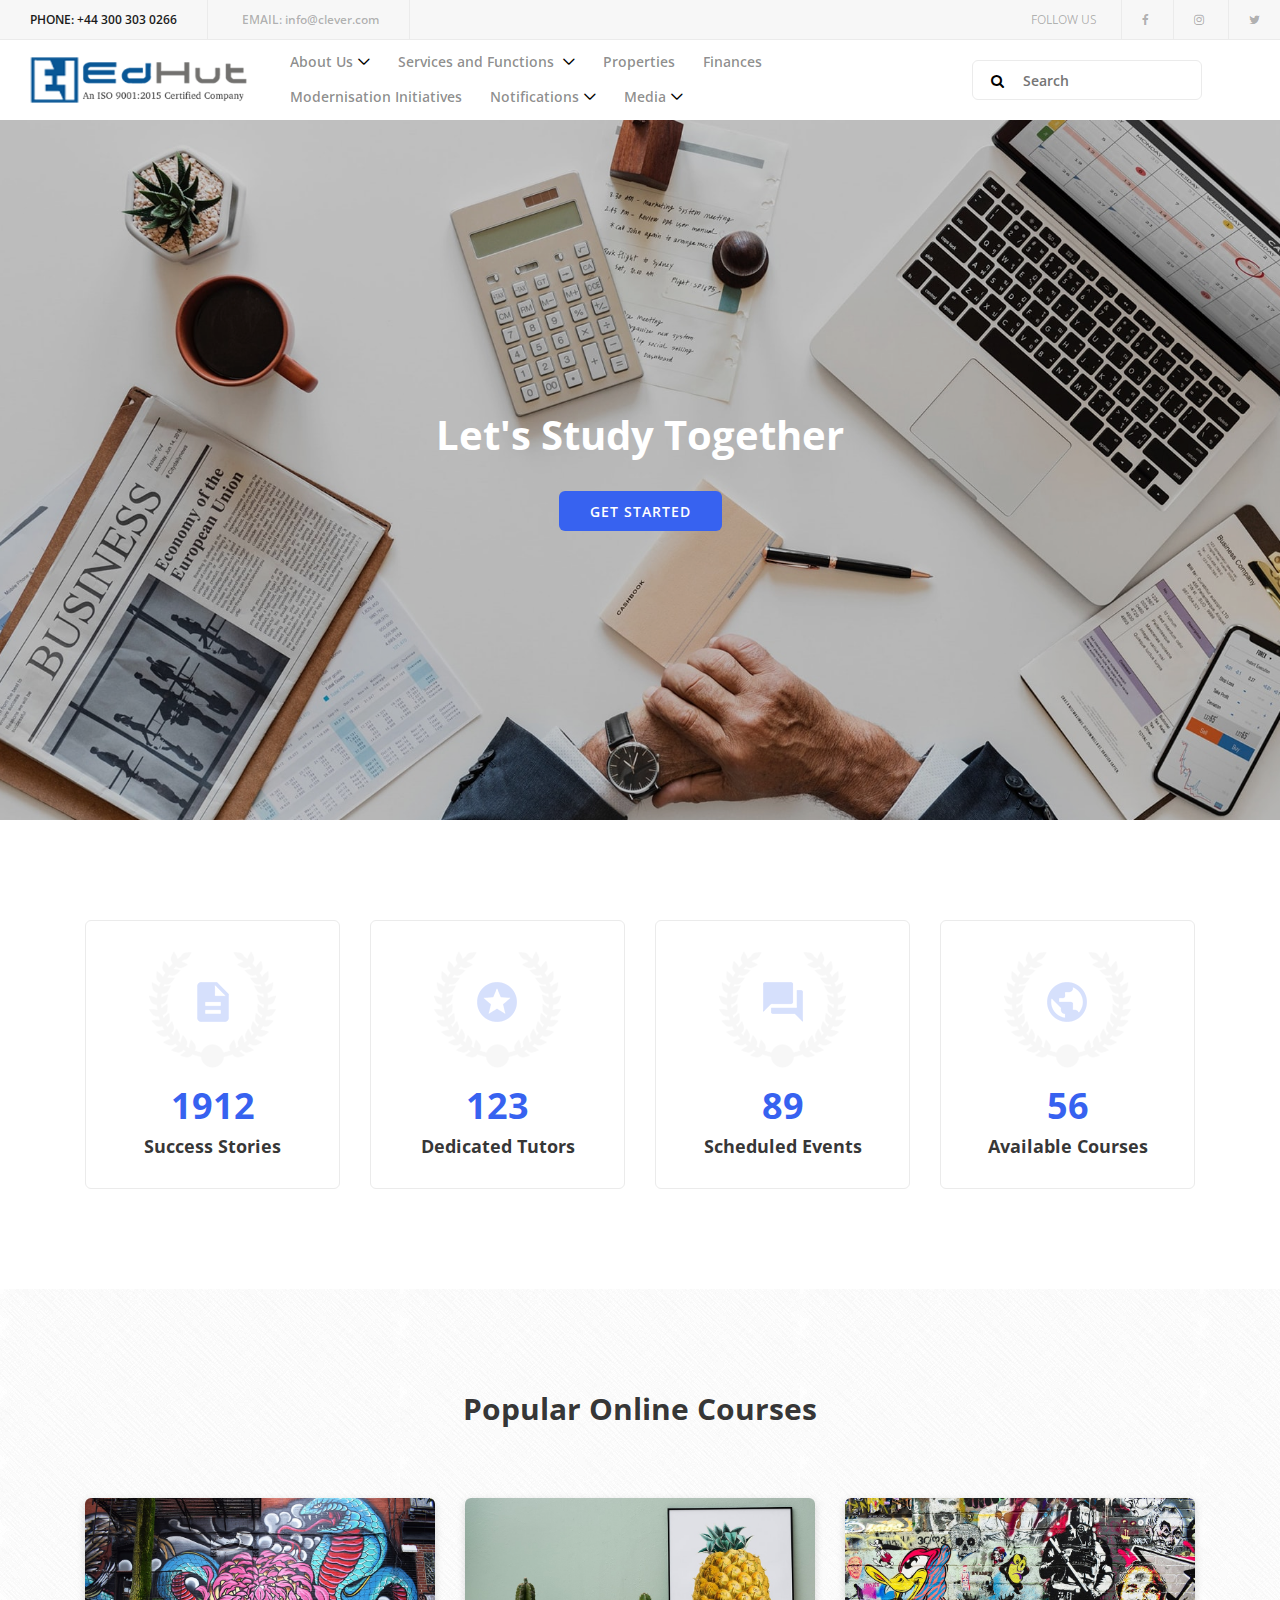
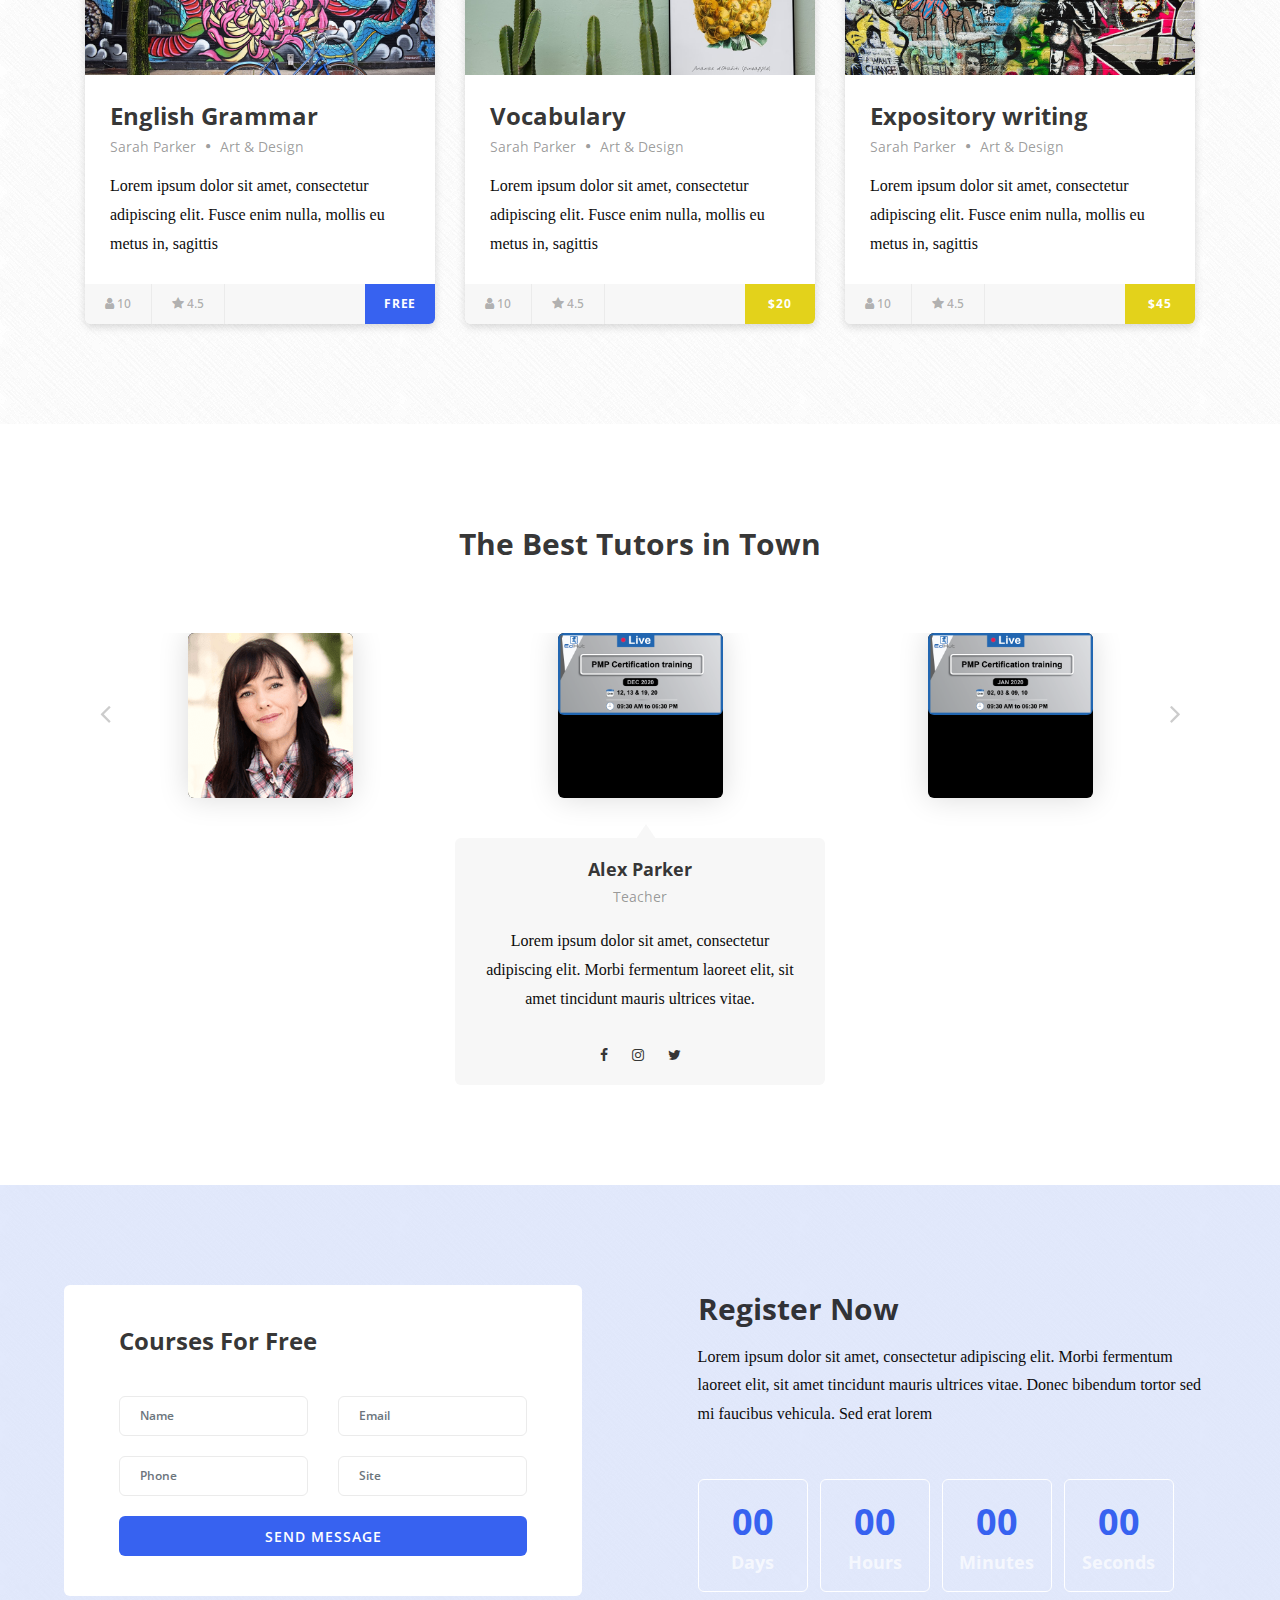
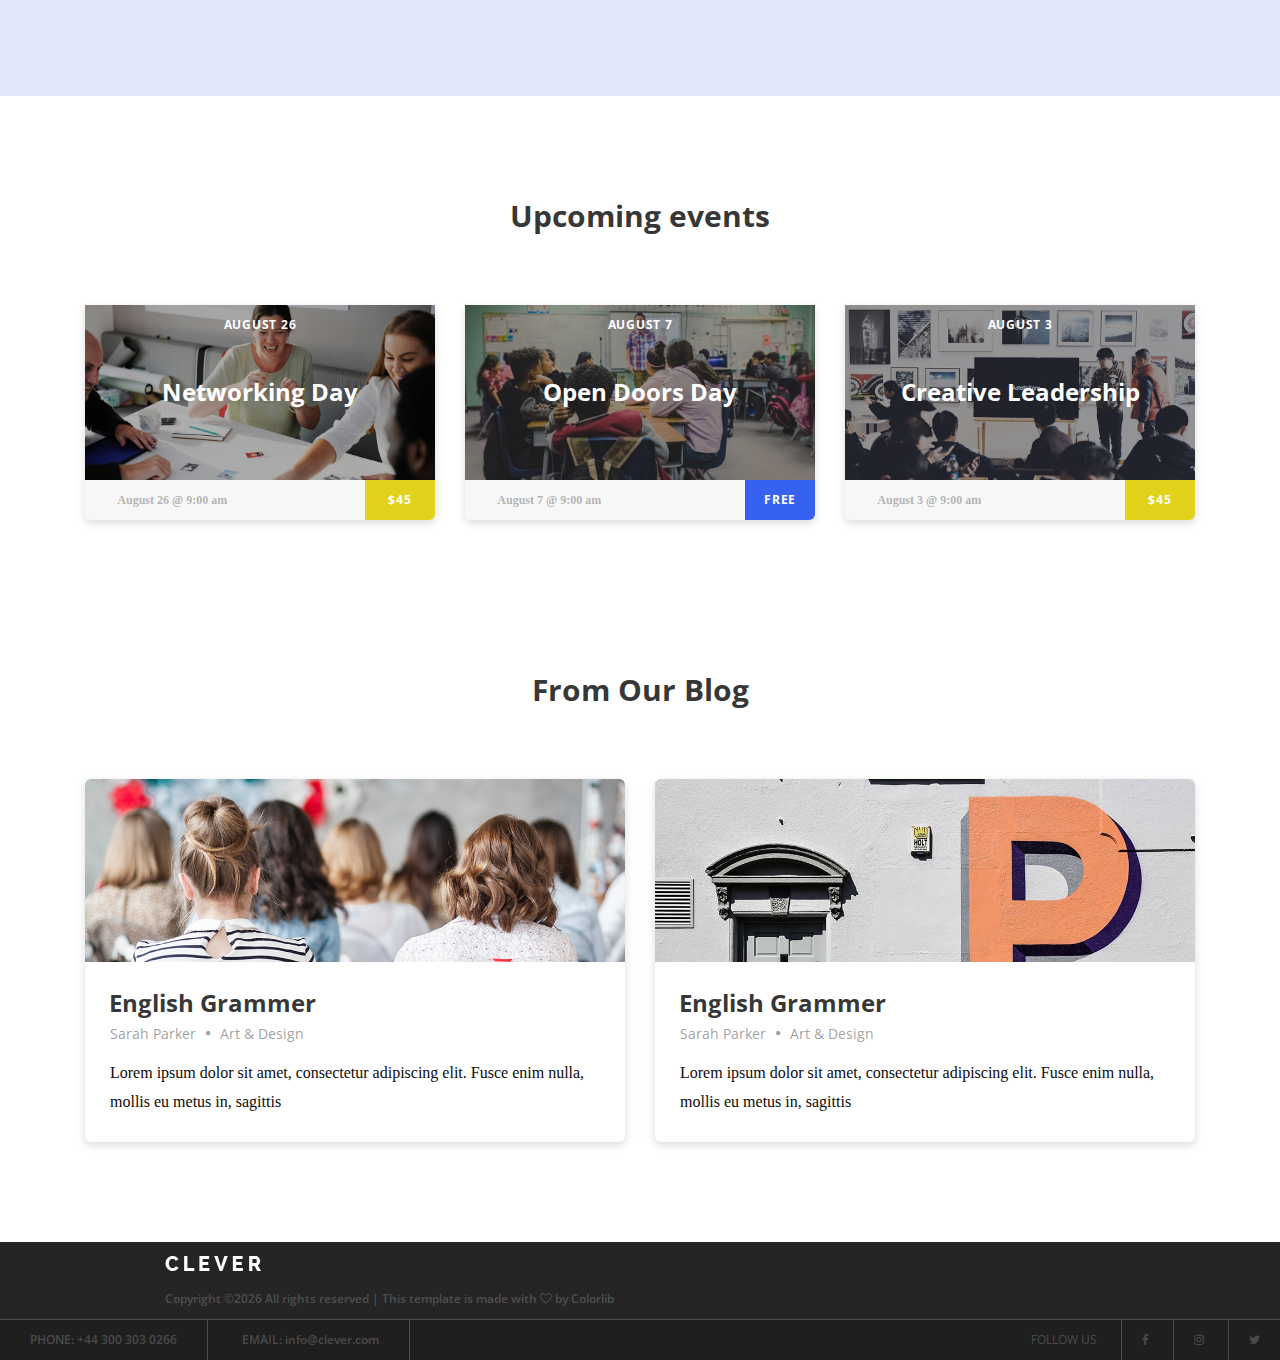
<file: waqf/index.html>
<!DOCTYPE html>
<html lang="en">
<head>
    <meta charset="UTF-8">
    <meta name="description" content="">
    <meta http-equiv="X-UA-Compatible" content="IE=edge">
    <meta name="viewport" content="width=device-width, initial-scale=1, shrink-to-fit=no">

    <!-- Title -->
    <title>Waqt Board | Home</title>

    <!-- Favicon -->
    <link rel="icon" href="img/core-img/favicon.ico">

    <!-- Stylesheet -->
    <link rel="stylesheet" href="style.css">

</head>

<body>

    <!-- ##### Header Area Start ##### -->
    <header class="header-area">

        <!-- Top Header Area -->
        <div class="top-header-area d-flex justify-content-between align-items-center">
            <!-- Contact Info -->
            <div class="contact-info">
                <a href="#"><span>Phone:</span> +44 300 303 0266</a>
                <a href="#"><span>Email:</span> info@clever.com</a>
            </div>
            <!-- Follow Us -->
            <div class="follow-us">
                <span>Follow us</span>
                <a href="#"><i class="fa fa-facebook" aria-hidden="true"></i></a>
                <a href="#"><i class="fa fa-instagram" aria-hidden="true"></i></a>
                <a href="#"><i class="fa fa-twitter" aria-hidden="true"></i></a>
            </div>
        </div>

        <!-- Navbar Area -->
        <div class="clever-main-menu">
            <div class="classy-nav-container breakpoint-off">
                <!-- Menu -->
                <nav class="classy-navbar justify-content-between" id="cleverNav">

                    <!-- Logo -->
                    <a class="nav-brand" href="index-2.html"><img src="img/core-img/logo.png" alt=""></a>

                    <!-- Navbar Toggler -->
                    <div class="classy-navbar-toggler">
                        <span class="navbarToggler"><span></span><span></span><span></span></span>
                    </div>

                    <!-- Menu -->
                    <div class="classy-menu">

                        <!-- Close Button -->
                        <div class="classycloseIcon">
                            <div class="cross-wrap"><span class="top"></span><span class="bottom"></span></div>
                        </div>

                        <!-- Nav Start -->
                        <div class="classynav">
                            <ul>
                                <li><a href="index-2.html">About Us</a>
									<ul class="dropdown">
                                        <li><a href="index-2.html">About Us</a></li>
                                        <li><a href="courses.html">Achievements</a></li>
                                        <li><a href="single-course.html">Organizational Charts</a></li>
                                        <li><a href="instructors.html">Administration</a></li>
                                        <li><a href="blog.html">Board</a></li>
                                        <li><a href="blog-details.html">Chair Persons </a></li>
                                        <li><a href="regular-page.html">CEO</a></li>
                                        <li><a href="contact.html">Deputy SEO</a></li>
                                    </ul>
								</li>
                                <li><a href="#">Services and Functions </a>
                                    <ul class="dropdown">
                                        <li><a href="index-2.html">Honorarium</a></li>
                                        <li><a href="courses.html">e-Qazzath</a></li>
                                    </ul>
                                </li>
                                <li><a href="courses.html">Properties</a></li>
                                <li><a href="instructors.html">Finances</a></li>
                                <li><a href="blog.html">Modernisation Initiatives</a></li>
                                <li><a href="contact.html">Notifications</a>
									 <ul class="dropdown">
                                        <li><a href="index-2.html">Gazette Notifications</a></li>
                                        <li><a href="courses.html">Proceedings</a></li>
                                    </ul>
								</li>
								 <li><a href="contact.html">Media</a>
									 <ul class="dropdown">
                                        <li><a href="index-2.html">Video Gallery</a></li>
                                        <li><a href="courses.html">Photo Gallery</a></li>
                                        <li><a href="courses.html">Press Releases</a></li>
                                    </ul>
								</li>
                            </ul>

                            <!-- Search Button -->
                            <div class="search-area">
                                <form action="#" method="post">
                                    <input type="search" name="search" id="search" placeholder="Search">
                                    <button type="submit"><i class="fa fa-search" aria-hidden="true"></i></button>
                                </form>
                            </div>
                        </div>
                        <!-- Nav End -->
                    </div>
                </nav>
            </div>
        </div>
    </header>
    <!-- ##### Header Area End ##### -->

    <!-- ##### Hero Area Start ##### -->
    <section class="hero-area bg-img bg-overlay-2by5" style="background-image: url(img/bg-img/bg1.jpg);">
        <div class="container h-100">
            <div class="row h-100 align-items-center">
                <div class="col-12">
                    <!-- Hero Content -->
                    <div class="hero-content text-center">
                        <h2>Let's Study Together</h2>
                        <a href="#" class="btn clever-btn">Get Started</a>
                    </div>
                </div>
            </div>
        </div>
    </section>
    <!-- ##### Hero Area End ##### -->

    <!-- ##### Cool Facts Area Start ##### -->
    <section class="cool-facts-area section-padding-100-0">
        <div class="container">
            <div class="row">
                <!-- Single Cool Facts Area -->
                <div class="col-12 col-sm-6 col-lg-3">
                    <div class="single-cool-facts-area text-center mb-100">
                        <div class="icon">
                            <img src="img/core-img/docs.png" alt="">
                        </div>
                        <h2><span class="counter">1912</span></h2>
                        <h5>Success Stories</h5>
                    </div>
                </div>

                <!-- Single Cool Facts Area -->
                <div class="col-12 col-sm-6 col-lg-3">
                    <div class="single-cool-facts-area text-center mb-100">
                        <div class="icon">
                            <img src="img/core-img/star.png" alt="">
                        </div>
                        <h2><span class="counter">123</span></h2>
                        <h5>Dedicated Tutors</h5>
                    </div>
                </div>

                <!-- Single Cool Facts Area -->
                <div class="col-12 col-sm-6 col-lg-3">
                    <div class="single-cool-facts-area text-center mb-100">
                        <div class="icon">
                            <img src="img/core-img/events.png" alt="">
                        </div>
                        <h2><span class="counter">89</span></h2>
                        <h5>Scheduled Events</h5>
                    </div>
                </div>

                <!-- Single Cool Facts Area -->
                <div class="col-12 col-sm-6 col-lg-3">
                    <div class="single-cool-facts-area text-center mb-100">
                        <div class="icon">
                            <img src="img/core-img/earth.png" alt="">
                        </div>
                        <h2><span class="counter">56</span></h2>
                        <h5>Available Courses</h5>
                    </div>
                </div>
            </div>
        </div>
    </section>
    <!-- ##### Cool Facts Area End ##### -->

    <!-- ##### Popular Courses Start ##### -->
    <section class="popular-courses-area section-padding-100-0" style="background-image: url(img/core-img/texture.png);">
        <div class="container">
            <div class="row">
                <div class="col-12">
                    <div class="section-heading">
                        <h3>Popular Online Courses</h3>
                    </div>
                </div>
            </div>

            <div class="row">
                <!-- Single Popular Course -->
                <div class="col-12 col-md-6 col-lg-4">
                    <div class="single-popular-course mb-100">
                        <img src="img/bg-img/c1.jpg" alt="">
                        <!-- Course Content -->
                        <div class="course-content">
                            <h4>English Grammar</h4>
                            <div class="meta d-flex align-items-center">
                                <a href="#">Sarah Parker</a>
                                <span><i class="fa fa-circle" aria-hidden="true"></i></span>
                                <a href="#">Art &amp; Design</a>
                            </div>
                            <p>Lorem ipsum dolor sit amet, consectetur adipiscing elit. Fusce enim nulla, mollis eu metus in, sagittis</p>
                        </div>
                        <!-- Seat Rating Fee -->
                        <div class="seat-rating-fee d-flex justify-content-between">
                            <div class="seat-rating h-100 d-flex align-items-center">
                                <div class="seat">
                                    <i class="fa fa-user" aria-hidden="true"></i> 10
                                </div>
                                <div class="rating">
                                    <i class="fa fa-star" aria-hidden="true"></i> 4.5
                                </div>
                            </div>
                            <div class="course-fee h-100">
                                <a href="#" class="free">Free</a>
                            </div>
                        </div>
                    </div>
                </div>

                <!-- Single Popular Course -->
                <div class="col-12 col-md-6 col-lg-4">
                    <div class="single-popular-course mb-100">
                        <img src="img/bg-img/c2.jpg" alt="">
                        <!-- Course Content -->
                        <div class="course-content">
                            <h4>Vocabulary</h4>
                            <div class="meta d-flex align-items-center">
                                <a href="#">Sarah Parker</a>
                                <span><i class="fa fa-circle" aria-hidden="true"></i></span>
                                <a href="#">Art &amp; Design</a>
                            </div>
                            <p>Lorem ipsum dolor sit amet, consectetur adipiscing elit. Fusce enim nulla, mollis eu metus in, sagittis</p>
                        </div>
                        <!-- Seat Rating Fee -->
                        <div class="seat-rating-fee d-flex justify-content-between">
                            <div class="seat-rating h-100 d-flex align-items-center">
                                <div class="seat">
                                    <i class="fa fa-user" aria-hidden="true"></i> 10
                                </div>
                                <div class="rating">
                                    <i class="fa fa-star" aria-hidden="true"></i> 4.5
                                </div>
                            </div>
                            <div class="course-fee h-100">
                                <a href="#">$20</a>
                            </div>
                        </div>
                    </div>
                </div>

                <!-- Single Popular Course -->
                <div class="col-12 col-md-6 col-lg-4">
                    <div class="single-popular-course mb-100">
                        <img src="img/bg-img/c3.jpg" alt="">
                        <!-- Course Content -->
                        <div class="course-content">
                            <h4>Expository writing</h4>
                            <div class="meta d-flex align-items-center">
                                <a href="#">Sarah Parker</a>
                                <span><i class="fa fa-circle" aria-hidden="true"></i></span>
                                <a href="#">Art &amp; Design</a>
                            </div>
                            <p>Lorem ipsum dolor sit amet, consectetur adipiscing elit. Fusce enim nulla, mollis eu metus in, sagittis</p>
                        </div>
                        <!-- Seat Rating Fee -->
                        <div class="seat-rating-fee d-flex justify-content-between">
                            <div class="seat-rating h-100 d-flex align-items-center">
                                <div class="seat">
                                    <i class="fa fa-user" aria-hidden="true"></i> 10
                                </div>
                                <div class="rating">
                                    <i class="fa fa-star" aria-hidden="true"></i> 4.5
                                </div>
                            </div>
                            <div class="course-fee h-100">
                                <a href="#">$45</a>
                            </div>
                        </div>
                    </div>
                </div>
            </div>
        </div>
    </section>
    <!-- ##### Popular Courses End ##### -->

    <!-- ##### Best Tutors Start ##### -->
    <section class="best-tutors-area section-padding-100">
        <div class="container">
            <div class="row">
                <div class="col-12">
                    <div class="section-heading">
                        <h3>The Best Tutors in Town</h3>
                    </div>
                </div>
            </div>

            <div class="row">
                <div class="col-12">
                    <div class="tutors-slide owl-carousel">

                        <!-- Single Tutors Slide -->
                        <div class="single-tutors-slides">
                            <!-- Tutor Thumbnail -->
                            <div class="tutor-thumbnail">
                                <img src="img/bg-img/t1.png" alt="">
                            </div>
                            <!-- Tutor Information -->
                            <div class="tutor-information text-center">
                                <h5>Alex Parker</h5>
                                <span>Teacher</span>
                                <p>Lorem ipsum dolor sit amet, consectetur adipiscing elit. Morbi fermentum laoreet elit, sit amet tincidunt mauris ultrices vitae.</p>
                                <div class="social-info">
                                    <a href="#"><i class="fa fa-facebook" aria-hidden="true"></i></a>
                                    <a href="#"><i class="fa fa-instagram" aria-hidden="true"></i></a>
                                    <a href="#"><i class="fa fa-twitter" aria-hidden="true"></i></a>
                                </div>
                            </div>
                        </div>

                        <!-- Single Tutors Slide -->
                        <div class="single-tutors-slides">
                            <!-- Tutor Thumbnail -->
                            <div class="tutor-thumbnail">
                                <img src="img/bg-img/t2.png" alt="">
                            </div>
                            <!-- Tutor Information -->
                            <div class="tutor-information text-center">
                                <h5>Alex Parker</h5>
                                <span>Teacher</span>
                                <p>Lorem ipsum dolor sit amet, consectetur adipiscing elit. Morbi fermentum laoreet elit, sit amet tincidunt mauris ultrices vitae.</p>
                                <div class="social-info">
                                    <a href="#"><i class="fa fa-facebook" aria-hidden="true"></i></a>
                                    <a href="#"><i class="fa fa-instagram" aria-hidden="true"></i></a>
                                    <a href="#"><i class="fa fa-twitter" aria-hidden="true"></i></a>
                                </div>
                            </div>
                        </div>

                        <!-- Single Tutors Slide -->
                        <div class="single-tutors-slides">
                            <!-- Tutor Thumbnail -->
                            <div class="tutor-thumbnail">
                                <img src="img/bg-img/t3.png" alt="">
                            </div>
                            <!-- Tutor Information -->
                            <div class="tutor-information text-center">
                                <h5>Alex Parker</h5>
                                <span>Teacher</span>
                                <p>Lorem ipsum dolor sit amet, consectetur adipiscing elit. Morbi fermentum laoreet elit, sit amet tincidunt mauris ultrices vitae.</p>
                                <div class="social-info">
                                    <a href="#"><i class="fa fa-facebook" aria-hidden="true"></i></a>
                                    <a href="#"><i class="fa fa-instagram" aria-hidden="true"></i></a>
                                    <a href="#"><i class="fa fa-twitter" aria-hidden="true"></i></a>
                                </div>
                            </div>
                        </div>

                        <!-- Single Tutors Slide -->
                        <div class="single-tutors-slides">
                            <!-- Tutor Thumbnail -->
                            <div class="tutor-thumbnail">
                                <img src="img/bg-img/t4.png" alt="">
                            </div>
                            <!-- Tutor Information -->
                            <div class="tutor-information text-center">
                                <h5>Alex Parker</h5>
                                <span>Teacher</span>
                                <p>Lorem ipsum dolor sit amet, consectetur adipiscing elit. Morbi fermentum laoreet elit, sit amet tincidunt mauris ultrices vitae.</p>
                                <div class="social-info">
                                    <a href="#"><i class="fa fa-facebook" aria-hidden="true"></i></a>
                                    <a href="#"><i class="fa fa-instagram" aria-hidden="true"></i></a>
                                    <a href="#"><i class="fa fa-twitter" aria-hidden="true"></i></a>
                                </div>
                            </div>
                        </div>

                        <!-- Single Tutors Slide -->
                        <div class="single-tutors-slides">
                            <!-- Tutor Thumbnail -->
                            <div class="tutor-thumbnail">
                                <img src="img/bg-img/t5.png" alt="">
                            </div>
                            <!-- Tutor Information -->
                            <div class="tutor-information text-center">
                                <h5>Alex Parker</h5>
                                <span>Teacher</span>
                                <p>Lorem ipsum dolor sit amet, consectetur adipiscing elit. Morbi fermentum laoreet elit, sit amet tincidunt mauris ultrices vitae.</p>
                                <div class="social-info">
                                    <a href="#"><i class="fa fa-facebook" aria-hidden="true"></i></a>
                                    <a href="#"><i class="fa fa-instagram" aria-hidden="true"></i></a>
                                    <a href="#"><i class="fa fa-twitter" aria-hidden="true"></i></a>
                                </div>
                            </div>
                        </div>
                    </div>
                </div>
            </div>
        </div>
    </section>
    <!-- ##### Best Tutors End ##### -->

    <!-- ##### Register Now Start ##### -->
    <section class="register-now section-padding-100-0 d-flex justify-content-between align-items-center" style="background-image: url(img/core-img/texture.png);">
        <!-- Register Contact Form -->
        <div class="register-contact-form mb-100">
            <div class="container-fluid">
                <div class="row">
                    <div class="col-12">
                        <div class="forms">
                            <h4>Courses For Free</h4>
                            <form action="#" method="post">
                                <div class="row">
                                    <div class="col-12 col-lg-6">
                                        <div class="form-group">
                                            <input type="text" class="form-control" id="text" placeholder="Name">
                                        </div>
                                    </div>
                                    <div class="col-12 col-lg-6">
                                        <div class="form-group">
                                            <input type="email" class="form-control" id="email" placeholder="Email">
                                        </div>
                                    </div>
                                    <div class="col-12 col-lg-6">
                                        <div class="form-group">
                                            <input type="text" class="form-control" id="phone" placeholder="Phone">
                                        </div>
                                    </div>
                                    <div class="col-12 col-lg-6">
                                        <div class="form-group">
                                            <input type="text" class="form-control" id="site" placeholder="Site">
                                        </div>
                                    </div>
                                    <div class="col-12">
                                        <button class="btn clever-btn w-100">Send Message</button>
                                    </div>
                                </div>
                            </form>
                        </div>
                    </div>
                </div>
            </div>
        </div>

        <!-- Register Now Countdown -->
        <div class="register-now-countdown mb-100">
            <h3>Register Now</h3>
            <p>Lorem ipsum dolor sit amet, consectetur adipiscing elit. Morbi fermentum laoreet elit, sit amet tincidunt mauris ultrices vitae. Donec bibendum tortor sed mi faucibus vehicula. Sed erat lorem</p>
            <!-- Register Countdown -->
            <div class="register-countdown">
                <div class="events-cd d-flex flex-wrap" data-countdown="2019/03/01"></div>
            </div>
        </div>
    </section>
    <!-- ##### Register Now End ##### -->

    <!-- ##### Upcoming Events Start ##### -->
    <section class="upcoming-events section-padding-100-0">
        <div class="container">
            <div class="row">
                <div class="col-12">
                    <div class="section-heading">
                        <h3>Upcoming events</h3>
                    </div>
                </div>
            </div>

            <div class="row">
                <!-- Single Upcoming Events -->
                <div class="col-12 col-md-6 col-lg-4">
                    <div class="single-upcoming-events mb-50">
                        <!-- Events Thumb -->
                        <div class="events-thumb">
                            <img src="img/bg-img/e1.jpg" alt="">
                            <h6 class="event-date">August 26</h6>
                            <h4 class="event-title">Networking Day</h4>
                        </div>
                        <!-- Date & Fee -->
                        <div class="date-fee d-flex justify-content-between">
                            <div class="date">
                                <p><i class="fa fa-clock"></i> August 26 @ 9:00 am</p>
                            </div>
                            <div class="events-fee">
                                <a href="#">$45</a>
                            </div>
                        </div>
                    </div>
                </div>

                <!-- Single Upcoming Events -->
                <div class="col-12 col-md-6 col-lg-4">
                    <div class="single-upcoming-events mb-50">
                        <!-- Events Thumb -->
                        <div class="events-thumb">
                            <img src="img/bg-img/e2.jpg" alt="">
                            <h6 class="event-date">August 7</h6>
                            <h4 class="event-title">Open Doors Day</h4>
                        </div>
                        <!-- Date & Fee -->
                        <div class="date-fee d-flex justify-content-between">
                            <div class="date">
                                <p><i class="fa fa-clock"></i> August 7 @ 9:00 am</p>
                            </div>
                            <div class="events-fee">
                                <a href="#" class="free">Free</a>
                            </div>
                        </div>
                    </div>
                </div>

                <!-- Single Upcoming Events -->
                <div class="col-12 col-md-6 col-lg-4">
                    <div class="single-upcoming-events mb-50">
                        <!-- Events Thumb -->
                        <div class="events-thumb">
                            <img src="img/bg-img/e3.jpg" alt="">
                            <h6 class="event-date">August 3</h6>
                            <h4 class="event-title">Creative Leadership</h4>
                        </div>
                        <!-- Date & Fee -->
                        <div class="date-fee d-flex justify-content-between">
                            <div class="date">
                                <p><i class="fa fa-clock"></i> August 3 @ 9:00 am</p>
                            </div>
                            <div class="events-fee">
                                <a href="#">$45</a>
                            </div>
                        </div>
                    </div>
                </div>
            </div>
        </div>
    </section>
    <!-- ##### Upcoming Events End ##### -->

    <!-- ##### Blog Area Start ##### -->
    <section class="blog-area section-padding-100-0">
        <div class="container">
            <div class="row">
                <div class="col-12">
                    <div class="section-heading">
                        <h3>From Our Blog</h3>
                    </div>
                </div>
            </div>

            <div class="row">
                <!-- Single Blog Area -->
                <div class="col-12 col-md-6">
                    <div class="single-blog-area mb-100">
                        <img src="img/blog-img/1.jpg" alt="">
                        <!-- Blog Content -->
                        <div class="blog-content">
                            <a href="#" class="blog-headline">
                                <h4>English Grammer</h4>
                            </a>
                            <div class="meta d-flex align-items-center">
                                <a href="#">Sarah Parker</a>
                                <span><i class="fa fa-circle" aria-hidden="true"></i></span>
                                <a href="#">Art &amp; Design</a>
                            </div>
                            <p>Lorem ipsum dolor sit amet, consectetur adipiscing elit. Fusce enim nulla, mollis eu metus in, sagittis</p>
                        </div>
                    </div>
                </div>

                <!-- Single Blog Area -->
                <div class="col-12 col-md-6">
                    <div class="single-blog-area mb-100">
                        <img src="img/blog-img/2.jpg" alt="">
                        <!-- Blog Content -->
                        <div class="blog-content">
                            <a href="#" class="blog-headline">
                                <h4>English Grammer</h4>
                            </a>
                            <div class="meta d-flex align-items-center">
                                <a href="#">Sarah Parker</a>
                                <span><i class="fa fa-circle" aria-hidden="true"></i></span>
                                <a href="#">Art &amp; Design</a>
                            </div>
                            <p>Lorem ipsum dolor sit amet, consectetur adipiscing elit. Fusce enim nulla, mollis eu metus in, sagittis</p>
                        </div>
                    </div>
                </div>
            </div>
        </div>
    </section>
    <!-- ##### Blog Area End ##### -->

    <!-- ##### Footer Area Start ##### -->
    <footer class="footer-area">
        <!-- Top Footer Area -->
        <div class="top-footer-area">
            <div class="container">
                <div class="row">
                    <div class="col-12">
                        <!-- Footer Logo -->
                        <div class="footer-logo">
                            <a href="index-2.html"><img src="img/core-img/logo2.png" alt=""></a>
                        </div>
                        <!-- Copywrite -->
                        <p><a href="#"><!-- Link back to Colorlib can't be removed. Template is licensed under CC BY 3.0. -->
Copyright &copy;<script>document.write(new Date().getFullYear());</script> All rights reserved | This template is made with <i class="fa fa-heart-o" aria-hidden="true"></i> by <a href="https://colorlib.com/" target="_blank">Colorlib</a>
<!-- Link back to Colorlib can't be removed. Template is licensed under CC BY 3.0. --></p>
                    </div>
                </div>
            </div>
        </div>

        <!-- Bottom Footer Area -->
        <div class="bottom-footer-area d-flex justify-content-between align-items-center">
            <!-- Contact Info -->
            <div class="contact-info">
                <a href="#"><span>Phone:</span> +44 300 303 0266</a>
                <a href="#"><span>Email:</span> info@clever.com</a>
            </div>
            <!-- Follow Us -->
            <div class="follow-us">
                <span>Follow us</span>
                <a href="#"><i class="fa fa-facebook" aria-hidden="true"></i></a>
                <a href="#"><i class="fa fa-instagram" aria-hidden="true"></i></a>
                <a href="#"><i class="fa fa-twitter" aria-hidden="true"></i></a>
            </div>
        </div>
    </footer>
    <!-- ##### Footer Area End ##### -->

    <!-- ##### All Javascript Script ##### -->
    <!-- jQuery-2.2.4 js -->
    <script src="js/jquery/jquery-2.2.4.min.js"></script>
    <!-- Popper js -->
    <script src="js/bootstrap/popper.min.js"></script>
    <!-- Bootstrap js -->
    <script src="js/bootstrap/bootstrap.min.js"></script>
    <!-- All Plugins js -->
    <script src="js/plugins/plugins.js"></script>
    <!-- Active js -->
    <script src="js/active.js"></script>

<!-- Global site tag (gtag.js) - Google Analytics -->
<script async src="https://www.googletagmanager.com/gtag/js?id=UA-23581568-13"></script>
<script>
  window.dataLayer = window.dataLayer || [];
  function gtag(){dataLayer.push(arguments);}
  gtag('js', new Date());

  gtag('config', 'UA-23581568-13');
</script>


</body>


<!-- Mirrored from preview.colorlib.com/theme/clever/index-login.html by HTTrack Website Copier/3.x [XR&CO'2014], Fri, 27 Nov 2020 10:37:29 GMT -->
</html>
</file>
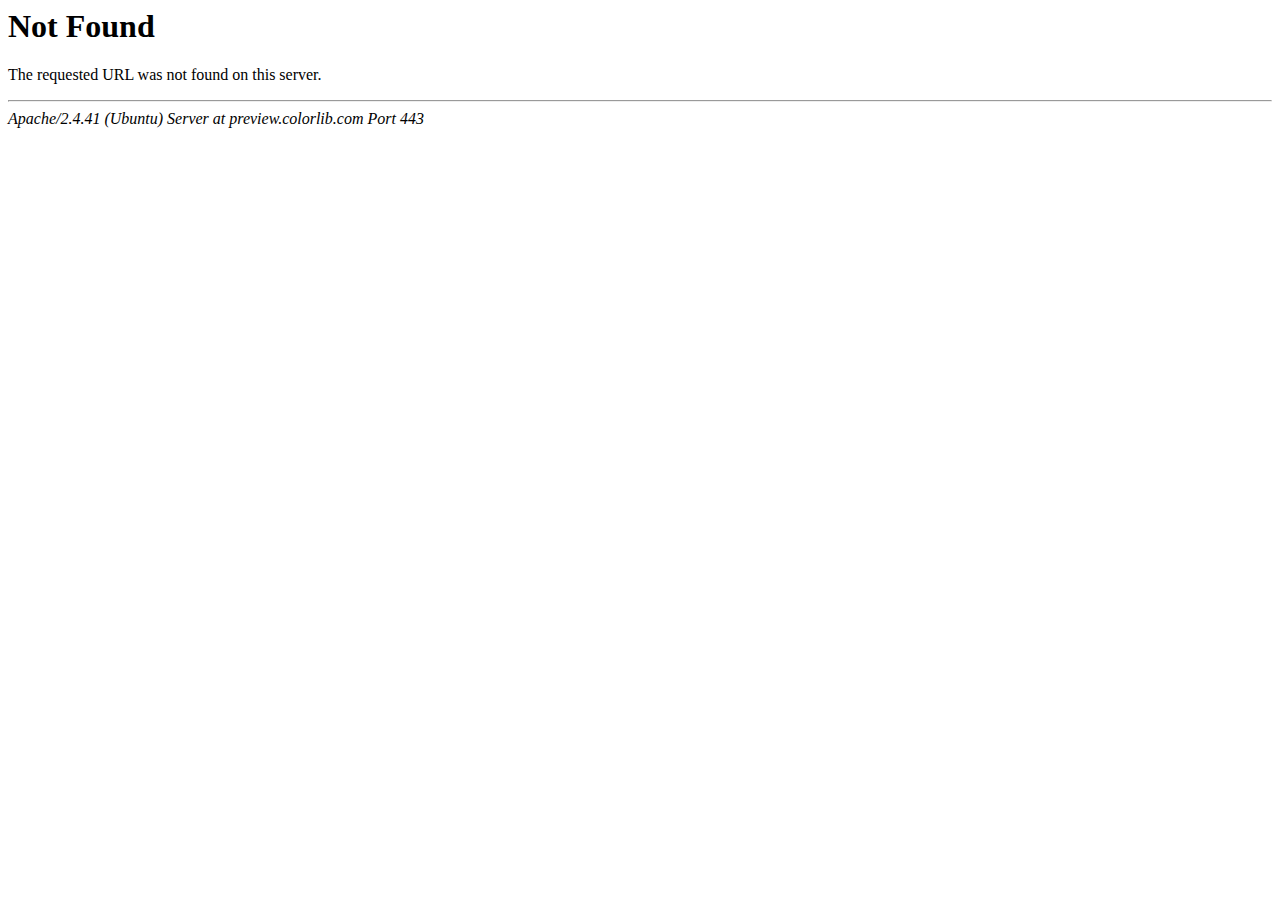
<file: css/owl.video.play.html>
<!DOCTYPE HTML PUBLIC "-//IETF//DTD HTML 2.0//EN">
<html><head>
<title>404 Not Found</title>
</head><body>
<h1>Not Found</h1>
<p>The requested URL was not found on this server.</p>
<hr>
<address>Apache/2.4.41 (Ubuntu) Server at preview.colorlib.com Port 443</address>
</body></html>
</file>
<file: waqf/style.css>
/* [Master Stylesheet v1.0] */
/* :: 1.0 Import Fonts */
@import url("https://fonts.googleapis.com/css?family=Open+Sans:300,400,600,700|Raleway:300,400,500,600,700");
/* :: 2.0 Import All CSS */
@import url(css/bootstrap.min.css);
@import url(css/owl.carousel.min.css);
@import url(css/animate.css);
@import url(css/magnific-popup.css);
@import url(css/font-awesome.min.css);
@import url(css/classy-nav.min.css);
/* :: 3.0 Base CSS */
* {
  margin: 0;
  padding: 0; }

body {
  font-family: "Open Sans", sans-serif;
  font-size: 14px;
  font-weight: 400; }

h1,
h2,
h3,
h4,
h5,
h6 {
  color: rgba(0, 0, 0, 0.8);
  line-height: 1.3;
  font-weight: 700; }

p {
  font-family: "Times new roman", sans-serif;
  color: #0c0b0b;
  font-size: 16px;
  line-height: 1.8;
  font-weight: 400; }

a,
a:hover,
a:focus {
  -webkit-transition-duration: 500ms;
  transition-duration: 500ms;
  text-decoration: none;
  outline: 0 solid transparent;
  color: rgba(0, 0, 0, 0.8);
  font-weight: 600;
  font-size: 14px; }

ul,
ol {
  margin: 0; }
  ul li,
  ol li {
    list-style: none; }

img {
  height: auto;
  max-width: 100%; }

/* Spacing */
.mt-15 {
  margin-top: 15px !important; }

.mt-30 {
  margin-top: 30px !important; }

.mt-50 {
  margin-top: 50px !important; }

.mt-70 {
  margin-top: 70px !important; }

.mt-100 {
  margin-top: 100px !important; }

.mb-15 {
  margin-bottom: 15px !important; }

.mb-30 {
  margin-bottom: 30px !important; }

.mb-50 {
  margin-bottom: 50px !important; }

.mb-70 {
  margin-bottom: 70px !important; }

.mb-100 {
  margin-bottom: 100px !important; }

.ml-15 {
  margin-left: 15px !important; }

.ml-30 {
  margin-left: 30px !important; }

.ml-50 {
  margin-left: 50px !important; }

.mr-15 {
  margin-right: 15px !important; }

.mr-30 {
  margin-right: 30px !important; }

.mr-50 {
  margin-right: 50px !important; }

/* Height */
.height-400 {
  height: 400px !important; }

.height-500 {
  height: 500px !important; }

.height-600 {
  height: 600px !important; }

.height-700 {
  height: 700px !important; }

.height-800 {
  height: 800px !important; }

/* Section Padding */
.section-padding-100 {
  padding-top: 100px;
  padding-bottom: 100px; }

.section-padding-100-0 {
  padding-top: 100px;
  padding-bottom: 0; }

.section-padding-0-100 {
  padding-top: 0;
  padding-bottom: 100px; }

.section-padding-100-70 {
  padding-top: 100px;
  padding-bottom: 70px; }

/* Preloader */
#preloader {
  background-color: #f7f7f7;
  width: 100%;
  height: 100%;
  position: fixed;
  top: 0;
  left: 0;
  right: 0;
  z-index: 5000;
  display: -webkit-box;
  display: -ms-flexbox;
  display: flex;
  -webkit-box-align: center;
  -ms-flex-align: center;
  -ms-grid-row-align: center;
  align-items: center;
  -webkit-box-pack: center;
  -ms-flex-pack: center;
  justify-content: center; }
  #preloader .spinner {
    width: 40px;
    height: 40px;
    background-color: #3762f0;
    margin: auto;
    -webkit-animation: sk-rotateplane 1.2s infinite ease-in-out;
    animation: sk-rotateplane 1.2s infinite ease-in-out; }
@-webkit-keyframes sk-rotateplane {
  0% {
    -webkit-transform: perspective(120px);
    transform: perspective(120px); }
  50% {
    -webkit-transform: perspective(120px) rotateY(180deg);
    transform: perspective(120px) rotateY(180deg); }
  100% {
    -webkit-transform: perspective(120px) rotateY(180deg) rotateX(180deg);
    transform: perspective(120px) rotateY(180deg) rotateX(180deg); } }
@keyframes sk-rotateplane {
  0% {
    -webkit-transform: perspective(120px);
    transform: perspective(120px); }
  50% {
    -webkit-transform: perspective(120px) rotateY(180deg);
    transform: perspective(120px) rotateY(180deg); }
  100% {
    -webkit-transform: perspective(120px) rotateY(180deg) rotateX(180deg);
    transform: perspective(120px) rotateY(180deg) rotateX(180deg); } }
/* Section Heading */
.section-heading {
  position: relative;
  z-index: 1;
  margin-bottom: 70px;
  text-align: center; }
  .section-heading h3 {
    font-size: 30px;
    margin-bottom: 0; }
    @media only screen and (max-width: 767px) {
      .section-heading h3 {
        font-size: 24px; } }
  .section-heading.text-left {
    text-align: left !important; }
  .section-heading.white h3 {
    color: #ffffff; }

/* Miscellaneous */
.bg-animated {
  width: 100%;
  -webkit-animation: bgAnimated 24s linear infinite;
  animation: bgAnimated 24s linear infinite;
  background-attachment: fixed; }

@-webkit-keyframes bgAnimated {
  0% {
    background-position: center center; }
  50% {
    background-position: left left; }
  100% {
    background-position: center center; } }
@keyframes bgAnimated {
  0% {
    background-position: center center; }
  50% {
    background-position: left left; }
  100% {
    background-position: center center; } }
.bg-img {
  background-position: center center;
  background-size: cover;
  background-repeat: no-repeat; }

.bg-white {
  background-color: #ffffff !important; }

.bg-dark {
  background-color: #000000 !important; }

.bg-transparent {
  background-color: transparent !important; }

.font-bold {
  font-weight: 700; }

.font-light {
  font-weight: 300; }

.bg-overlay,
.foo-bg-overlay,
.bg-overlay-2by5 {
  position: relative;
  z-index: 1;
  background-position: center center;
  background-size: cover; }
  .bg-overlay::after,
  .foo-bg-overlay::after,
  .bg-overlay-2by5::after {
    background-color: rgba(0, 0, 0, 0.6);
    position: absolute;
    z-index: -1;
    top: 0;
    left: 0;
    width: 100%;
    height: 100%;
    content: ""; }

.foo-bg-overlay::after {
  background-color: rgba(0, 0, 0, 0.91); }

.bg-overlay-2by5::after {
  background-color: rgba(0, 0, 0, 0.2); }

.mfp-image-holder .mfp-close,
.mfp-iframe-holder .mfp-close {
  color: #ffffff;
  right: 0;
  padding-right: 0;
  width: 30px;
  height: 30px;
  background-color: #3762f0;
  line-height: 30px;
  text-align: center;
  position: absolute;
  top: 0;
  right: -30px; }
  @media only screen and (min-width: 768px) and (max-width: 991px) {
    .mfp-image-holder .mfp-close,
    .mfp-iframe-holder .mfp-close {
      right: 0; } }
  @media only screen and (max-width: 767px) {
    .mfp-image-holder .mfp-close,
    .mfp-iframe-holder .mfp-close {
      right: 0; } }

input:focus,
textarea:focus {
  outline: none;
  box-shadow: none;
  border-color: transparent; }

/* ScrollUp */
#scrollUp {
  background-color: #3762f0;
  border-radius: 0;
  bottom: 60px;
  box-shadow: 0 2px 6px 0 rgba(0, 0, 0, 0.3);
  color: #ffffff;
  font-size: 24px;
  height: 40px;
  line-height: 38px;
  right: 60px;
  text-align: center;
  width: 40px;
  border-radius: 6px;
  -webkit-transition-duration: 500ms;
  transition-duration: 500ms; }
  #scrollUp:hover {
    background-color: #2c56df; }
  @media only screen and (max-width: 767px) {
    #scrollUp {
      bottom: 30px;
      right: 30px; } }

/* Button */
.clever-btn {
  display: inline-block;
  min-width: 160px;
  height: 40px;
  background-color: #3762f0;
  font-weight: 600;
  text-transform: uppercase;
  letter-spacing: 1px;
  font-size: 14px;
  color: #ffffff;
  border: 1px solid transparent;
  border-radius: 6px;
  padding: 0 30px;
  line-height: 40px;
  text-align: center;
  -webkit-transition-duration: 300ms;
  transition-duration: 300ms; }
  .clever-btn.active, .clever-btn:hover, .clever-btn:focus {
    font-size: 14px;
    font-weight: 600;
    color: #ffffff;
    background-color: #2c56df; }
  .clever-btn.btn-2 {
    background-color: transparent;
    border: 1px solid #ebebeb;
    color: rgba(0, 0, 0, 0.25); }
    .clever-btn.btn-2:hover, .clever-btn.btn-2:focus {
      color: #ffffff;
      background-color: #2c56df;
      border: 1px solid #2c56df; }

/* :: 4.0 Header Area */
.header-area {
  position: relative;
  z-index: 200; }

.top-header-area {
  position: relative;
  z-index: 1;
  width: 100%;
  height: 40px;
  background-color: #f7f7f7;
  border-bottom: 1px solid #ebebeb; }
  .top-header-area .contact-info {
    position: relative;
    z-index: 1; }
    .top-header-area .contact-info a {
      display: inline-block;
      height: 40px;
      padding: 0 30px;
      line-height: 40px;
      color: rgba(0, 0, 0, 0.3);
      font-size: 12px;
      border-right: 1px solid #ebebeb; }
      .top-header-area .contact-info a span {
        text-transform: uppercase; }
      .top-header-area .contact-info a:hover, .top-header-area .contact-info a:focus {
        color: #1b1b1b; }
      @media only screen and (max-width: 767px) {
        .top-header-area .contact-info a {
          padding: 0 10px;
          font-size: 11px; }
          .top-header-area .contact-info a:last-child {
            border-right: none; } }
    @media only screen and (max-width: 767px) {
      .top-header-area .contact-info {
        border-bottom: 1px solid #ebebeb;
        -webkit-box-flex: 0;
        -ms-flex: 0 0 100%;
        flex: 0 0 100%;
        min-width: 100%;
        width: 100%; } }
  .top-header-area .follow-us {
    position: relative;
    z-index: 1; }
    .top-header-area .follow-us span {
      display: inline-block;
      height: 40px;
      padding: 0 20px;
      line-height: 40px;
      color: rgba(0, 0, 0, 0.3);
      font-size: 12px;
      text-transform: uppercase; }
    .top-header-area .follow-us a {
      display: inline-block;
      height: 40px;
      padding: 0 20px;
      line-height: 40px;
      color: rgba(0, 0, 0, 0.3);
      font-size: 12px;
      border-left: 1px solid #ebebeb; }
      .top-header-area .follow-us a span {
        text-transform: uppercase; }
      .top-header-area .follow-us a:hover, .top-header-area .follow-us a:focus {
        color: #1b1b1b; }
    @media only screen and (max-width: 767px) {
      .top-header-area .follow-us {
        margin-left: auto; } }
  @media only screen and (max-width: 767px) {
    .top-header-area {
      -ms-flex-wrap: wrap;
      flex-wrap: wrap;
      height: auto; } }

.clever-main-menu {
  position: relative;
  z-index: 1;
  width: 100%;
  height: 80px; }
  .clever-main-menu .classy-navbar {
    height: 80px; }
  .clever-main-menu .classynav ul li a {
    color: rgba(0, 0, 0, 0.45);
    font-weight: 600; }
    @media only screen and (min-width: 992px) and (max-width: 1199px) {
      .clever-main-menu .classynav ul li a {
        padding: 0 8px; } }
    .clever-main-menu .classynav ul li a:hover, .clever-main-menu .classynav ul li a:focus {
      color: rgba(0, 0, 0, 0.8); }
  .clever-main-menu .search-area {
    position: relative;
    z-index: 1; }
    .clever-main-menu .search-area form {
      position: relative;
      z-index: 10;
      width: 230px;
      height: 40px;
      margin: 0 50px; }
      @media only screen and (min-width: 992px) and (max-width: 1199px) {
        .clever-main-menu .search-area form {
          width: 170px;
          margin: 0 15px; } }
      @media only screen and (min-width: 768px) and (max-width: 991px) {
        .clever-main-menu .search-area form {
          margin: 15px auto; } }
      @media only screen and (max-width: 767px) {
        .clever-main-menu .search-area form {
          margin: 15px auto; } }
      .clever-main-menu .search-area form input {
        width: 100%;
        height: 40px;
        border-radius: 6px;
        border: 1px solid #ebebeb;
        padding: 0 15px 0 50px;
        font-size: 14px;
        color: rgba(0, 0, 0, 0.35);
        font-weight: 600;
        -webkit-transition-duration: 500ms;
        transition-duration: 500ms; }
        .clever-main-menu .search-area form input:focus {
          border: 1px solid rgba(0, 0, 0, 0.5); }
      .clever-main-menu .search-area form button {
        position: absolute;
        width: 50px;
        height: 40px;
        background-color: transparent;
        top: 0;
        left: 0;
        z-index: 10;
        border: none;
        text-align: center;
        cursor: pointer;
        outline: none; }

.is-sticky .clever-main-menu {
  z-index: 1500 !important;
  background-color: #ffffff;
  box-shadow: 0 5px 15px rgba(0, 0, 0, 0.15); }

.register-login-area {
  position: relative;
  z-index: 1; }
  @media only screen and (min-width: 768px) and (max-width: 991px) {
    .register-login-area {
      text-align: center; } }
  @media only screen and (max-width: 767px) {
    .register-login-area {
      text-align: center; } }
  .register-login-area a {
    position: relative;
    display: inline-block;
    padding: 0 20px;
    height: 40px;
    font-weight: 600;
    text-transform: uppercase;
    letter-spacing: 1px;
    font-size: 14px;
    color: #3762f0;
    line-height: 40px; }
    .register-login-area a.active, .register-login-area a:hover, .register-login-area a:focus {
      background-color: #d7e0fc;
      font-weight: 600;
      color: #3762f0; }
    @media only screen and (min-width: 992px) and (max-width: 1199px) {
      .register-login-area a {
        padding: 0 15px; } }

.login-state {
  position: relative;
  z-index: 1; }
  .login-state .user-name .dropdown .dropdown-toggle {
    font-size: 14px;
    font-weight: 700;
    color: #000; }
  .login-state .user-name .dropdown-menu {
    box-shadow: 0 0 15px rgba(0, 0, 0, 0.15);
    border: none;
    padding: 15px 0; }
    .login-state .user-name .dropdown-menu .dropdown-item {
      padding: 5px 30px;
      font-size: 13px;
      font-weight: 600; }
      .login-state .user-name .dropdown-menu .dropdown-item:hover, .login-state .user-name .dropdown-menu .dropdown-item:focus {
        color: #3762f0; }
  .login-state .userthumb {
    -webkit-box-flex: 0;
    -ms-flex: 0 0 40px;
    flex: 0 0 40px;
    max-width: 40px;
    width: 40px;
    border-radius: 6px; }
    .login-state .userthumb img {
      border-radius: 6px; }
  @media only screen and (min-width: 768px) and (max-width: 991px) {
    .login-state {
      -webkit-box-pack: center;
      -ms-flex-pack: center;
      justify-content: center; } }
  @media only screen and (max-width: 767px) {
    .login-state {
      -webkit-box-pack: center;
      -ms-flex-pack: center;
      justify-content: center; } }

/* :: 5.0 Hero Area */
.hero-area {
  position: relative;
  z-index: 2;
  width: 100%;
  height: 700px;
  background-attachment: fixed; }
  .hero-area .hero-content h2 {
    font-size: 40px;
    margin-bottom: 30px;
    font-weight: 700;
    color: #ffffff; }

/* :: 6.0 Cool Facts Area */
.single-cool-facts-area {
  position: relative;
  z-index: 1;
  padding: 30px;
  border: 1px solid #ebebeb;
  border-radius: 6px; }
  .single-cool-facts-area img {
    display: block;
    margin: 0 auto 15px; }
  .single-cool-facts-area h2 {
    font-size: 36px;
    margin-bottom: 5px;
    color: #3762f0; }
  .single-cool-facts-area h5 {
    margin-bottom: 0;
    font-size: 18px;
    color: rgba(0, 0, 0, 0.8); }

/* :: 7.0 Courses Area */
.popular-courses-area {
  position: relative;
  z-index: 1;
  background-repeat: repeat; }

.single-popular-course {
  position: relative;
  z-index: 1;
  box-shadow: 0 3px 8px rgba(0, 0, 0, 0.15);
  border-radius: 6px;
  background-color: #ffffff; }
  .single-popular-course img {
    display: block;
    width: 100%;
    border-radius: 6px 6px 0 0; }
  .single-popular-course .course-content {
    padding: 25px; }
    .single-popular-course .course-content h4 {
      margin-bottom: 5px; }
    .single-popular-course .course-content .meta {
      margin-bottom: 15px; }
      .single-popular-course .course-content .meta span {
        color: rgba(0, 0, 0, 0.4);
        font-size: 5px;
        margin-right: 10px; }
      .single-popular-course .course-content .meta a {
        color: rgba(0, 0, 0, 0.4);
        display: inline-block;
        font-size: 14px;
        font-weight: 400;
        margin-right: 10px; }
        .single-popular-course .course-content .meta a:hover {
          color: #000; }
    .single-popular-course .course-content p {
      margin-bottom: 0; }
  .single-popular-course .seat-rating-fee {
    width: 100%;
    height: 40px;
    background-color: #f7f7f7;
    border-radius: 0 0 6px 6px; }
    .single-popular-course .seat-rating-fee .seat-rating {
      font-size: 12px;
      color: rgba(0, 0, 0, 0.3);
      font-weight: 600;
      height: 100%; }
      .single-popular-course .seat-rating-fee .seat-rating div {
        padding: 0 20px;
        border-right: 1px solid #ebebeb;
        height: 100%;
        line-height: 40px; }
      .single-popular-course .seat-rating-fee .seat-rating i {
        font-size: 13px;
        color: rgba(0, 0, 0, 0.3); }
    .single-popular-course .seat-rating-fee .course-fee a {
      display: inline-block;
      width: 70px;
      height: 40px;
      border-radius: 0 0 6px 0;
      background-color: #e3d21b;
      text-align: center;
      line-height: 40px;
      font-size: 12px;
      font-weight: 700;
      text-transform: uppercase;
      color: #ffffff;
      letter-spacing: 0.75px; }
      .single-popular-course .seat-rating-fee .course-fee a.free {
        background-color: #3762f0; }

.single-course-intro {
  position: relative;
  z-index: 1;
  width: 100%;
  height: 500px; }
  .single-course-intro .single-course-intro-content {
    width: 425px;
    height: auto;
    padding: 30px;
    background-color: #ffffff;
    border-radius: 6px; }
    @media only screen and (max-width: 767px) {
      .single-course-intro .single-course-intro-content {
        width: 280px; } }
    .single-course-intro .single-course-intro-content .ratings {
      margin-bottom: 20px; }
      .single-course-intro .single-course-intro-content .ratings i {
        color: #e3d21b;
        font-size: 13px;
        padding: 0 3px;
        display: inline-block; }
    .single-course-intro .single-course-intro-content h3 {
      font-size: 30px;
      margin-bottom: 10px; }
      @media only screen and (max-width: 767px) {
        .single-course-intro .single-course-intro-content h3 {
          font-size: 24px; } }
    .single-course-intro .single-course-intro-content .meta {
      margin-bottom: 30px; }
      .single-course-intro .single-course-intro-content .meta span {
        color: rgba(0, 0, 0, 0.4);
        font-size: 5px;
        margin-right: 10px; }
      .single-course-intro .single-course-intro-content .meta a {
        color: rgba(0, 0, 0, 0.4);
        display: inline-block;
        font-size: 14px;
        font-weight: 400;
        margin-right: 10px; }
        .single-course-intro .single-course-intro-content .meta a:hover {
          color: #000; }
    .single-course-intro .single-course-intro-content .price {
      font-size: 12px;
      text-transform: uppercase;
      color: #3762f0;
      letter-spacing: 0.75px;
      font-weight: 700; }

.course--content {
  position: relative;
  z-index: 1; }

.clever-tabs-content {
  position: relative;
  z-index: 1;
  margin-bottom: 30px; }
  .clever-tabs-content .nav-tabs {
    margin-bottom: 20px;
    border-bottom: none; }
    .clever-tabs-content .nav-tabs .nav-item .nav-link {
      display: inline-block;
      height: 40px;
      background-color: transparent;
      font-weight: 600;
      text-transform: uppercase;
      letter-spacing: 1px;
      font-size: 14px;
      color: rgba(0, 0, 0, 0.25);
      border: 1px solid #ebebeb;
      border-radius: 6px;
      padding: 0 25px;
      line-height: 40px;
      -webkit-transition-duration: 800ms;
      transition-duration: 800ms;
      text-align: center;
      margin-right: 10px;
      margin-bottom: 10px; }
      .clever-tabs-content .nav-tabs .nav-item .nav-link.active, .clever-tabs-content .nav-tabs .nav-item .nav-link:hover, .clever-tabs-content .nav-tabs .nav-item .nav-link:focus {
        font-size: 14px;
        font-weight: 600;
        color: rgba(0, 0, 0, 0.5);
        background-color: #ebebeb; }
    .clever-tabs-content .nav-tabs .nav-item:last-child .nav-link {
      margin-right: 0; }
  .clever-tabs-content .tab-content {
    position: relative;
    z-index: 1; }

.clever-description {
  position: relative;
  z-index: 1; }
  .clever-description .about-course {
    padding: 40px;
    box-shadow: 0 0 10px rgba(0, 0, 0, 0.15); }
    .clever-description .about-course h4 {
      margin-bottom: 20px;
      display: block; }
    .clever-description .about-course p {
      font-size: 16px;
      line-height: 1.9; }
      .clever-description .about-course p:last-child {
        margin-bottom: 0; }
    @media only screen and (max-width: 767px) {
      .clever-description .about-course {
        padding: 30px; } }
  .clever-description .all-instructors {
    padding: 40px 40px 10px;
    box-shadow: 0 0 10px rgba(0, 0, 0, 0.15); }
    @media only screen and (max-width: 767px) {
      .clever-description .all-instructors {
        padding: 30px 30px 0; } }
    .clever-description .all-instructors h4 {
      margin-bottom: 25px;
      display: block; }
    .clever-description .all-instructors .single-instructor {
      position: relative;
      z-index: 1;
      background-color: #f7f7f7;
      border-radius: 6px; }
      .clever-description .all-instructors .single-instructor .instructor-thumb {
        -webkit-box-flex: 0;
        -ms-flex: 0 0 80px;
        flex: 0 0 80px;
        width: 80px;
        max-width: 80px;
        height: 80px; }
      .clever-description .all-instructors .single-instructor .instructor-info {
        padding-left: 25px; }
        .clever-description .all-instructors .single-instructor .instructor-info h5 {
          font-size: 18px;
          margin-bottom: 5px; }
          @media only screen and (max-width: 767px) {
            .clever-description .all-instructors .single-instructor .instructor-info h5 {
              font-size: 14px; } }
        .clever-description .all-instructors .single-instructor .instructor-info span {
          font-weight: 400;
          color: rgba(0, 0, 0, 0.4);
          font-size: 14px; }
  .clever-description .clever-faqs {
    padding: 40px;
    box-shadow: 0 0 10px rgba(0, 0, 0, 0.15); }
    .clever-description .clever-faqs h4 {
      margin-bottom: 25px;
      display: block; }
    @media only screen and (max-width: 767px) {
      .clever-description .clever-faqs {
        padding: 30px; } }

.clever-curriculum {
  position: relative;
  z-index: 1; }
  .clever-curriculum .about-curriculum {
    padding: 40px;
    box-shadow: 0 0 10px rgba(0, 0, 0, 0.15); }
    .clever-curriculum .about-curriculum h4 {
      margin-bottom: 20px;
      display: block; }
    .clever-curriculum .about-curriculum p {
      font-size: 16px;
      line-height: 1.9; }
      .clever-curriculum .about-curriculum p:last-child {
        margin-bottom: 0; }
    @media only screen and (max-width: 767px) {
      .clever-curriculum .about-curriculum {
        padding: 30px; } }
  .clever-curriculum .curriculum-level {
    padding: 40px;
    box-shadow: 0 0 10px rgba(0, 0, 0, 0.15); }
    .clever-curriculum .curriculum-level h4 {
      margin-bottom: 20px;
      display: block; }
    .clever-curriculum .curriculum-level h5 {
      color: rgba(0, 0, 0, 0.6);
      font-size: 18px; }
    .clever-curriculum .curriculum-level .curriculum-list li {
      display: block;
      margin-bottom: 10px;
      font-family: "Raleway", sans-serif;
      font-size: 14px;
      font-weight: 400;
      color: #0c0b0b; }
      .clever-curriculum .curriculum-level .curriculum-list li:last-child {
        margin-bottom: 0; }
      .clever-curriculum .curriculum-level .curriculum-list li i {
        color: #e3d21b;
        margin-right: 5px;
        display: inline-block; }
      .clever-curriculum .curriculum-level .curriculum-list li ul {
        display: block;
        margin-top: 10px;
        padding-left: 25px; }
        .clever-curriculum .curriculum-level .curriculum-list li ul li {
          margin-bottom: 0;
          display: -webkit-box;
          display: -ms-flexbox;
          display: flex;
          -webkit-box-pack: justify;
          -ms-flex-pack: justify;
          justify-content: space-between;
          padding: 10px 0;
          border-bottom: 1px solid #ebebeb; }
          .clever-curriculum .curriculum-level .curriculum-list li ul li span span {
            text-decoration: underline; }
    @media only screen and (max-width: 767px) {
      .clever-curriculum .curriculum-level {
        padding: 30px; } }

.clever-review {
  position: relative;
  z-index: 1; }
  .clever-review .about-review {
    padding: 40px;
    box-shadow: 0 0 10px rgba(0, 0, 0, 0.15); }
    .clever-review .about-review h4 {
      margin-bottom: 20px;
      display: block; }
    .clever-review .about-review p {
      font-size: 16px;
      line-height: 1.9; }
      .clever-review .about-review p:last-child {
        margin-bottom: 0; }
    @media only screen and (max-width: 767px) {
      .clever-review .about-review {
        padding: 30px; } }
  .clever-review .clever-ratings {
    box-shadow: 0 0 10px rgba(0, 0, 0, 0.15); }
    @media only screen and (max-width: 767px) {
      .clever-review .clever-ratings {
        -ms-flex-wrap: wrap;
        flex-wrap: wrap; } }
    .clever-review .clever-ratings .total-ratings {
      -webkit-box-flex: 0;
      -ms-flex: 0 0 235px;
      flex: 0 0 235px;
      min-width: 235px;
      width: 235px;
      border-right: 1px solid #ebebeb;
      height: 250px; }
      @media only screen and (max-width: 767px) {
        .clever-review .clever-ratings .total-ratings {
          -webkit-box-flex: 0;
          -ms-flex: 0 0 100%;
          flex: 0 0 100%;
          min-width: 100%;
          width: 100%;
          border-right: none;
          border-bottom: 1px solid #ebebeb; } }
      .clever-review .clever-ratings .total-ratings h2 {
        font-size: 60px;
        margin-bottom: 5px; }
      .clever-review .clever-ratings .total-ratings .ratings-- {
        margin-bottom: 10px; }
        .clever-review .clever-ratings .total-ratings .ratings-- i {
          font-size: 18px;
          display: inline-block;
          padding: 0 5px;
          color: #e3d21b; }
      .clever-review .clever-ratings .total-ratings span {
        font-size: 12px;
        color: rgba(0, 0, 0, 0.3); }
    .clever-review .clever-ratings .rating-viewer {
      padding: 50px 40px 35px; }
      @media only screen and (max-width: 767px) {
        .clever-review .clever-ratings .rating-viewer {
          padding: 40px 30px 25px; } }
      .clever-review .clever-ratings .rating-viewer span {
        color: rgba(0, 0, 0, 0.3);
        font-size: 12px;
        text-transform: uppercase;
        padding-right: 15px; }
        @media only screen and (min-width: 992px) and (max-width: 1199px) {
          .clever-review .clever-ratings .rating-viewer span {
            padding-right: 5px;
            font-size: 11px; } }
        @media only screen and (max-width: 767px) {
          .clever-review .clever-ratings .rating-viewer span {
            padding-right: 5px;
            font-size: 11px; } }
      .clever-review .clever-ratings .rating-viewer .progress {
        width: 300px;
        margin-right: 15px;
        height: 10px;
        border-radius: 0;
        background-color: #f1f1f1; }
        @media only screen and (min-width: 992px) and (max-width: 1199px) {
          .clever-review .clever-ratings .rating-viewer .progress {
            width: 200px; } }
        @media only screen and (min-width: 768px) and (max-width: 991px) {
          .clever-review .clever-ratings .rating-viewer .progress {
            width: 140px; } }
        @media only screen and (max-width: 767px) {
          .clever-review .clever-ratings .rating-viewer .progress {
            width: 140px; } }
        .clever-review .clever-ratings .rating-viewer .progress .progress-bar {
          background-color: #b3b3b3; }
  .clever-review .single-review {
    padding: 40px;
    box-shadow: 0 0 10px rgba(0, 0, 0, 0.15); }
    @media only screen and (max-width: 767px) {
      .clever-review .single-review {
        padding: 30px; } }
    .clever-review .single-review p {
      margin-bottom: 0; }
    .clever-review .single-review .review-admin .thumb {
      -webkit-box-flex: 0;
      -ms-flex: 0 0 40px;
      flex: 0 0 40px;
      max-width: 40px;
      width: 40px; }
    .clever-review .single-review .review-admin .text {
      padding-left: 15px; }
      .clever-review .single-review .review-admin .text h6 {
        font-size: 14px;
        margin-bottom: 0px; }
      .clever-review .single-review .review-admin .text span {
        font-size: 12px;
        color: rgba(0, 0, 0, 0.4); }
    .clever-review .single-review .ratings i {
      font-size: 14px;
      display: inline-block;
      padding: 0 3px;
      color: #e3d21b; }

.clever-members {
  position: relative;
  z-index: 1; }
  .clever-members .about-members {
    padding: 40px;
    box-shadow: 0 0 10px rgba(0, 0, 0, 0.15); }
    @media only screen and (max-width: 767px) {
      .clever-members .about-members {
        padding: 30px; } }
    .clever-members .about-members h4 {
      margin-bottom: 20px;
      display: block; }
    .clever-members .about-members p {
      font-size: 16px;
      line-height: 1.9; }
      .clever-members .about-members p:last-child {
        margin-bottom: 0; }
  .clever-members .all-instructors {
    padding: 40px 40px 10px;
    box-shadow: 0 0 10px rgba(0, 0, 0, 0.15); }
    @media only screen and (max-width: 767px) {
      .clever-members .all-instructors {
        padding: 30px 30px 0; } }
    .clever-members .all-instructors h4 {
      margin-bottom: 25px;
      display: block; }
    .clever-members .all-instructors .single-instructor {
      position: relative;
      z-index: 1;
      background-color: #f7f7f7;
      border-radius: 6px; }
      .clever-members .all-instructors .single-instructor .instructor-thumb {
        -webkit-box-flex: 0;
        -ms-flex: 0 0 80px;
        flex: 0 0 80px;
        width: 80px;
        max-width: 80px;
        height: 80px; }
      .clever-members .all-instructors .single-instructor .instructor-info {
        padding-left: 25px; }
        .clever-members .all-instructors .single-instructor .instructor-info h5 {
          font-size: 18px;
          margin-bottom: 5px; }
          @media only screen and (max-width: 767px) {
            .clever-members .all-instructors .single-instructor .instructor-info h5 {
              font-size: 14px; } }
        .clever-members .all-instructors .single-instructor .instructor-info span {
          font-weight: 400;
          color: rgba(0, 0, 0, 0.4);
          font-size: 14px; }

.instructors-video {
  position: relative;
  z-index: 1;
  width: 100%;
  height: 400px;
  background-attachment: fixed !important; }
  .instructors-video::after {
    position: absolute;
    width: 100%;
    height: 100%;
    top: 0;
    left: 0;
    background-color: rgba(0, 0, 0, 0.2);
    content: '';
    z-index: -1; }
  .instructors-video h2 {
    font-size: 100px;
    color: #3762f0;
    margin-bottom: 0; }
    @media only screen and (min-width: 992px) and (max-width: 1199px) {
      .instructors-video h2 {
        font-size: 50px; } }
    @media only screen and (min-width: 768px) and (max-width: 991px) {
      .instructors-video h2 {
        font-size: 42px; } }
    @media only screen and (max-width: 767px) {
      .instructors-video h2 {
        font-size: 24px; } }
  .instructors-video .video-btn {
    position: absolute;
    width: 40px;
    height: 40px;
    background-color: rgba(255, 255, 255, 0.5);
    left: 50%;
    top: 50%;
    -webkit-transform: translate(-50%, -50%);
    transform: translate(-50%, -50%);
    border-radius: 6px;
    text-align: center; }
    .instructors-video .video-btn i {
      line-height: 40px;
      font-size: 18px;
      color: #ffffff; }
    .instructors-video .video-btn:hover {
      background-color: #fff; }
      .instructors-video .video-btn:hover i {
        color: #3762f0; }

.single-instructor {
  position: relative;
  z-index: 1;
  background-color: #f7f7f7;
  border-radius: 6px; }
  .single-instructor .instructor-thumb {
    -webkit-box-flex: 0;
    -ms-flex: 0 0 80px;
    flex: 0 0 80px;
    width: 80px;
    max-width: 80px;
    height: 80px; }
  .single-instructor .instructor-info {
    padding-left: 25px; }
    .single-instructor .instructor-info h5 {
      font-size: 18px;
      margin-bottom: 5px; }
      @media only screen and (max-width: 767px) {
        .single-instructor .instructor-info h5 {
          font-size: 14px; } }
    .single-instructor .instructor-info span {
      font-weight: 400;
      color: rgba(0, 0, 0, 0.4);
      font-size: 14px; }

.sidebar-widget {
  position: relative;
  z-index: 1;
  padding: 35px 30px;
  border: 1px solid #ebebeb;
  border-bottom: none; }
  .sidebar-widget:last-child {
    border-bottom: 1px solid #ebebeb; }
  .sidebar-widget h4 {
    margin-bottom: 20px;
    font-size: 24px;
    display: block; }
  .sidebar-widget .features-list li {
    display: -webkit-box;
    display: -ms-flexbox;
    display: flex;
    -webkit-box-pack: justify;
    -ms-flex-pack: justify;
    justify-content: space-between;
    margin-bottom: 5px; }
    .sidebar-widget .features-list li h6 {
      color: rgba(0, 0, 0, 0.3); }
      @media only screen and (max-width: 767px) {
        .sidebar-widget .features-list li h6 {
          font-size: 14px; } }
      .sidebar-widget .features-list li h6 i {
        margin-right: 10px; }
  .sidebar-widget .single--courses {
    position: relative;
    z-index: 1;
    margin-bottom: 20px; }
    .sidebar-widget .single--courses:last-child {
      margin-bottom: 0; }
    .sidebar-widget .single--courses .thumb {
      -webkit-box-flex: 0;
      -ms-flex: 0 0 80px;
      flex: 0 0 80px;
      width: 80px;
      max-width: 80px;
      height: 50px;
      border-radius: 6px; }
      .sidebar-widget .single--courses .thumb img {
        border-radius: 6px; }
    .sidebar-widget .single--courses .content {
      padding-left: 20px; }
      .sidebar-widget .single--courses .content h5 {
        font-size: 18px;
        margin-bottom: 5px;
        color: rgba(0, 0, 0, 0.35); }
        @media only screen and (max-width: 767px) {
          .sidebar-widget .single--courses .content h5 {
            font-size: 14px; } }
      .sidebar-widget .single--courses .content h6 {
        font-size: 12px;
        color: #e3d21b;
        margin-bottom: 0; }

.single-accordion.panel {
  background-color: #ffffff;
  border: 0 solid transparent;
  border-radius: 4px;
  box-shadow: 0 0 0 transparent;
  margin-bottom: 15px; }
.single-accordion:last-of-type {
  margin-bottom: 0; }
.single-accordion h6 {
  margin-bottom: 0;
  text-transform: uppercase; }
  .single-accordion h6 a {
    border-radius: 6px;
    background-color: #f7f7f7;
    color: rgba(0, 0, 0, 0.8);
    display: block;
    margin: 0;
    padding: 15px 60px 15px 30px;
    position: relative;
    font-size: 14px;
    text-transform: capitalize;
    font-weight: 600; }
    .single-accordion h6 a span {
      font-size: 10px;
      position: absolute;
      right: 20px;
      text-align: center;
      top: 17px; }
      .single-accordion h6 a span.accor-open {
        opacity: 0;
        -ms-filter: "progid:DXImageTransform.Microsoft.Alpha(Opacity=0)";
        filter: alpha(opacity=0); }
    .single-accordion h6 a.collapsed {
      background-color: #f7f7f7;
      color: #5a5a5a; }
      .single-accordion h6 a.collapsed span.accor-close {
        opacity: 0;
        -ms-filter: "progid:DXImageTransform.Microsoft.Alpha(Opacity=0)";
        filter: alpha(opacity=0); }
      .single-accordion h6 a.collapsed span.accor-open {
        opacity: 1;
        -ms-filter: "progid:DXImageTransform.Microsoft.Alpha(Opacity=100)";
        filter: alpha(opacity=100); }
.single-accordion .accordion-content {
  border-top: 0 solid transparent;
  box-shadow: none;
  background-color: #f7f7f7;
  border-radius: 0 0 6px 6px; }
  .single-accordion .accordion-content p {
    padding: 15px 30px;
    margin-bottom: 0; }

/* :: 8.0 Upcoming Events */
.single-upcoming-events {
  position: relative;
  z-index: 1;
  box-shadow: 0 3px 8px rgba(0, 0, 0, 0.15);
  border-radius: 6px; }
  .single-upcoming-events .events-thumb {
    display: block;
    width: 100%;
    border-radius: 6px 6px 0 0;
    position: relative;
    z-index: 1; }
    .single-upcoming-events .events-thumb::after {
      position: absolute;
      width: 100%;
      height: 100%;
      top: 0;
      left: 0;
      background-color: rgba(0, 0, 0, 0.31);
      content: '';
      z-index: 2; }
    .single-upcoming-events .events-thumb img {
      width: 100%; }
    .single-upcoming-events .events-thumb .event-title {
      position: absolute;
      top: 50%;
      color: #ffffff;
      width: 100%;
      text-align: center;
      -webkit-transform: translateY(-50%);
      transform: translateY(-50%);
      margin-bottom: 0;
      z-index: 10; }
    .single-upcoming-events .events-thumb .event-date {
      position: absolute;
      width: 100%;
      text-align: center;
      top: 7%;
      color: #ffffff;
      font-size: 12px;
      text-transform: uppercase;
      letter-spacing: 0.75px;
      z-index: 10; }
  .single-upcoming-events .date-fee {
    width: 100%;
    height: 40px;
    background-color: #f7f7f7;
    border-radius: 0 0 6px 6px; }
    .single-upcoming-events .date-fee .date p {
      font-size: 12px;
      color: rgba(0, 0, 0, 0.3);
      font-weight: 600;
      height: 100%;
      line-height: 40px;
      margin-bottom: 0;
      padding: 0 30px; }
    .single-upcoming-events .date-fee .events-fee a {
      display: inline-block;
      width: 70px;
      height: 40px;
      border-radius: 0 0 6px 0;
      background-color: #e3d21b;
      text-align: center;
      line-height: 40px;
      font-size: 12px;
      font-weight: 700;
      text-transform: uppercase;
      color: #ffffff;
      letter-spacing: 0.75px; }
      .single-upcoming-events .date-fee .events-fee a.free {
        background-color: #3762f0; }

/* :: 9.0 Register Now */
.register-now {
  position: relative;
  z-index: 1;
  background-repeat: repeat;
  padding-left: 5%;
  padding-right: 5%; }
  @media only screen and (max-width: 767px) {
    .register-now {
      -ms-flex-wrap: wrap;
      flex-wrap: wrap; } }
  .register-now::after {
    background-color: rgba(214, 223, 251, 0.7);
    top: 0;
    left: 0;
    position: absolute;
    content: '';
    width: 100%;
    height: 100%;
    z-index: -1; }
  .register-now .register-contact-form {
    -webkit-box-flex: 0;
    -ms-flex: 0 0 45%;
    flex: 0 0 45%;
    min-width: 45%;
    width: 45%;
    background-color: #ffffff;
    padding: 40px;
    border-radius: 6px; }
    @media only screen and (max-width: 767px) {
      .register-now .register-contact-form {
        -webkit-box-flex: 0;
        -ms-flex: 0 0 100%;
        flex: 0 0 100%;
        min-width: 100%;
        width: 100%;
        padding: 15px; } }
    .register-now .register-contact-form .forms h4 {
      margin-bottom: 40px; }
    .register-now .register-contact-form .forms .form-control {
      width: 100%;
      border-radius: 6px;
      border: 1px solid #ebebeb;
      height: 40px;
      padding: 0 20px;
      color: rgba(0, 0, 0, 0.25);
      font-size: 12px;
      font-weight: 600;
      margin-bottom: 20px;
      display: block; }
  .register-now .register-now-countdown {
    -webkit-box-flex: 0;
    -ms-flex: 0 0 45%;
    flex: 0 0 45%;
    min-width: 45%;
    width: 45%; }
    @media only screen and (max-width: 767px) {
      .register-now .register-now-countdown {
        -webkit-box-flex: 0;
        -ms-flex: 0 0 100%;
        flex: 0 0 100%;
        min-width: 100%;
        width: 100%; } }
    .register-now .register-now-countdown h3 {
      font-size: 30px;
      margin-bottom: 15px; }
    .register-now .register-now-countdown p {
      margin-bottom: 0; }
    .register-now .register-now-countdown .register-countdown {
      display: block;
      margin-top: 50px; }
    .register-now .register-now-countdown .events-cd div {
      -webkit-box-flex: 0;
      -ms-flex: 0 0 110px;
      flex: 0 0 110px;
      min-width: 110px;
      width: 110px;
      padding: 15px 0;
      text-align: center;
      border: 1px solid #ffffff;
      border-radius: 6px;
      margin-right: 12px;
      font-size: 36px;
      font-weight: 700;
      color: #3762f0; }
      .register-now .register-now-countdown .events-cd div span {
        margin-top: 0;
        color: rgba(255, 255, 255, 0.7);
        font-size: 18px;
        font-weight: 700;
        display: block; }
      @media only screen and (min-width: 992px) and (max-width: 1199px) {
        .register-now .register-now-countdown .events-cd div {
          -webkit-box-flex: 0;
          -ms-flex: 0 0 80px;
          flex: 0 0 80px;
          min-width: 80px;
          width: 80px;
          font-size: 24px; }
          .register-now .register-now-countdown .events-cd div span {
            font-size: 14px; } }
      @media only screen and (min-width: 768px) and (max-width: 991px) {
        .register-now .register-now-countdown .events-cd div {
          -webkit-box-flex: 0;
          -ms-flex: 0 0 60px;
          flex: 0 0 60px;
          min-width: 60px;
          width: 60px;
          font-size: 18px; }
          .register-now .register-now-countdown .events-cd div span {
            font-size: 12px; } }
      @media only screen and (max-width: 767px) {
        .register-now .register-now-countdown .events-cd div {
          -webkit-box-flex: 0;
          -ms-flex: 0 0 60px;
          flex: 0 0 60px;
          min-width: 60px;
          width: 60px;
          font-size: 18px; }
          .register-now .register-now-countdown .events-cd div span {
            font-size: 12px; } }

/* :: 10.0 Best Tutors Area */
.single-tutors-slides {
  position: relative;
  z-index: 1; }
  .single-tutors-slides .tutor-thumbnail {
    width: 165px;
    height: 165px;
    background-color: #000;
    border-radius: 6px;
    margin: 0 auto 40px;
    box-shadow: 0 0 30px rgba(0, 0, 0, 0.15); }
    .single-tutors-slides .tutor-thumbnail img {
      border-radius: 6px;
      width: 100%; }
  .single-tutors-slides .tutor-information {
    display: none;
    position: relative;
    z-index: 1;
    padding: 20px 30px;
    background-color: #f7f7f7;
    border-radius: 6px; }
    .single-tutors-slides .tutor-information::after {
      position: absolute;
      width: 0;
      height: 0;
      border-left: 10px solid transparent;
      border-right: 10px solid transparent;
      border-bottom: 15px solid #f7f7f7;
      content: '';
      top: -14px;
      left: 49%; }
    .single-tutors-slides .tutor-information h5 {
      font-size: 18px;
      margin-bottom: 5px; }
    .single-tutors-slides .tutor-information span {
      font-size: 14px;
      color: rgba(0, 0, 0, 0.4);
      margin-bottom: 20px;
      display: block; }
    .single-tutors-slides .tutor-information p {
      margin-bottom: 30px; }
    .single-tutors-slides .tutor-information .social-info a {
      display: inline-block;
      padding: 0 10px; }
      .single-tutors-slides .tutor-information .social-info a:hover, .single-tutors-slides .tutor-information .social-info a:focus {
        color: #2c56df; }

.center .single-tutors-slides .tutor-information {
  display: block; }

.tutors-slide .owl-prev,
.tutors-slide .owl-next {
  position: absolute;
  width: 40px;
  top: 62.5px;
  background-color: transparent;
  height: 40px;
  text-align: center;
  color: #cccccc;
  font-size: 30px;
  line-height: 36px;
  border-radius: 6px;
  left: 0;
  -webkit-transition-duration: 500ms;
  transition-duration: 500ms; }
  .tutors-slide .owl-prev:hover,
  .tutors-slide .owl-next:hover {
    background-color: #2c56df;
    color: #ffffff; }
.tutors-slide .owl-next {
  left: auto;
  right: 0; }

/* :: 11.0 Blog Area */
.blog-page {
  padding-left: 7%;
  padding-right: 7%; }

.single-blog-area {
  position: relative;
  z-index: 1;
  box-shadow: 0 3px 8px rgba(0, 0, 0, 0.15);
  border-radius: 6px; }
  .single-blog-area img {
    display: block;
    width: 100%;
    border-radius: 6px 6px 0 0; }
  .single-blog-area .blog-content {
    padding: 25px; }
    .single-blog-area .blog-content .blog-headline {
      display: block; }
      .single-blog-area .blog-content .blog-headline h4 {
        margin-bottom: 5px;
        margin-left: -1px;
        -webkit-transition-duration: 500ms;
        transition-duration: 500ms; }
        .single-blog-area .blog-content .blog-headline h4:hover, .single-blog-area .blog-content .blog-headline h4:focus {
          color: #2c56df; }
    .single-blog-area .blog-content .meta {
      margin-bottom: 15px; }
      .single-blog-area .blog-content .meta span {
        color: rgba(0, 0, 0, 0.4);
        font-size: 5px;
        margin-right: 10px; }
      .single-blog-area .blog-content .meta a {
        color: rgba(0, 0, 0, 0.4);
        display: inline-block;
        font-size: 14px;
        font-weight: 400;
        margin-right: 10px; }
        @media only screen and (max-width: 767px) {
          .single-blog-area .blog-content .meta a {
            font-size: 12px; } }
        .single-blog-area .blog-content .meta a:hover {
          color: #000; }
    .single-blog-area .blog-content p {
      margin-bottom: 0; }

.blog-catagories {
  position: relative;
  z-index: 1; }
  .blog-catagories .single-catagories {
    position: relative;
    z-index: 2;
    -webkit-box-flex: 0;
    -ms-flex: 0 0 165px;
    flex: 0 0 165px;
    width: 165px;
    max-width: 165px;
    height: 100px;
    text-align: center;
    box-shadow: 0 0 5px 1px rgba(0, 0, 0, 0.1);
    margin-bottom: 30px; }
    .blog-catagories .single-catagories::after {
      position: absolute;
      width: 100%;
      height: 100%;
      z-index: -1;
      background-color: rgba(255, 255, 255, 0.9);
      top: 0;
      left: 0;
      content: ''; }
    .blog-catagories .single-catagories h6 {
      font-size: 14px;
      margin-bottom: 0;
      color: #3762f0;
      text-transform: uppercase;
      letter-spacing: 0.75px;
      line-height: 1.9;
      position: absolute;
      top: 50%;
      -webkit-transform: translateY(-50%);
      transform: translateY(-50%);
      width: 100%;
      text-align: center;
      -webkit-transition-duration: 500ms;
      transition-duration: 500ms; }
      .blog-catagories .single-catagories h6:hover, .blog-catagories .single-catagories h6:focus {
        color: #1b1b1b; }

.blog-details-text {
  position: relative;
  z-index: 1;
  box-shadow: 0 3px 20px rgba(0, 0, 0, 0.15);
  padding: 45px 40px;
  border-radius: 6px; }
  @media only screen and (max-width: 767px) {
    .blog-details-text {
      padding: 35px 30px; } }
  .blog-details-text p {
    font-size: 16px;
    line-height: 1.9; }
  .blog-details-text h5 {
    font-family: "Raleway", sans-serif;
    font-size: 18px;
    line-height: 1.9; }
  .blog-details-text .post-tags {
    margin-top: 50px;
    position: relative;
    z-index: 1; }
    .blog-details-text .post-tags ul {
      display: -webkit-box;
      display: -ms-flexbox;
      display: flex; }
      .blog-details-text .post-tags ul li a {
        display: inline-block;
        padding: 0 15px;
        border: 1px solid #ebebeb;
        line-height: 23px;
        height: 25px;
        font-size: 12px;
        color: rgba(0, 0, 0, 0.2);
        background-color: #ffffff;
        border-radius: 6px;
        margin-right: 10px; }
        .blog-details-text .post-tags ul li a:hover, .blog-details-text .post-tags ul li a:focus {
          border: 1px solid #3762f0;
          background-color: #3762f0;
          color: #ffffff; }
        @media only screen and (max-width: 767px) {
          .blog-details-text .post-tags ul li a {
            padding: 0 5px; } }

.related-posts {
  padding-left: 7%;
  padding-right: 7%; }

.post-a-comments {
  position: relative;
  z-index: 1; }
  .post-a-comments h4 {
    text-align: center;
    margin-bottom: 25px;
    display: block;
    font-size: 24px; }
  .post-a-comments form {
    box-shadow: 0 3px 20px rgba(0, 0, 0, 0.15);
    padding: 35px 50px;
    border-radius: 6px; }
    .post-a-comments form .form-control {
      width: 100%;
      border-radius: 6px;
      border: 1px solid #ebebeb;
      height: 40px;
      padding: 15px 20px;
      color: rgba(0, 0, 0, 0.25);
      font-size: 12px;
      font-weight: 600;
      margin-bottom: 20px;
      display: block; }
    .post-a-comments form textarea,
    .post-a-comments form textarea.form-control {
      width: 100%;
      height: 130px; }

.comments-area {
  position: relative;
  z-index: 1; }
  .comments-area h4 {
    text-align: center;
    margin-bottom: 25px;
    display: block;
    font-size: 24px; }
  .comments-area .comments-list {
    border-radius: 6px; }
    .comments-area .comments-list li {
      box-shadow: 0 3px 20px rgba(0, 0, 0, 0.15);
      padding: 30px;
      margin-bottom: 30px; }
      .comments-area .comments-list li ol li {
        border-top: 1px solid #ebebeb;
        padding-top: 30px;
        box-shadow: none;
        margin-bottom: 0;
        padding-left: 0;
        padding-right: 0;
        padding-bottom: 0; }
    .comments-area .comments-list .single-comment-wrap p {
      margin-bottom: 0; }
    .comments-area .comments-list .single-comment-wrap .comment-admin .thumb {
      -webkit-box-flex: 0;
      -ms-flex: 0 0 40px;
      flex: 0 0 40px;
      max-width: 40px;
      width: 40px; }
      .comments-area .comments-list .single-comment-wrap .comment-admin .thumb img {
        border-radius: 6px; }
    .comments-area .comments-list .single-comment-wrap .comment-admin .text {
      padding-left: 15px; }
      .comments-area .comments-list .single-comment-wrap .comment-admin .text h6 {
        font-size: 14px;
        margin-bottom: 0px; }
      .comments-area .comments-list .single-comment-wrap .comment-admin .text span {
        font-size: 12px;
        color: rgba(0, 0, 0, 0.4); }
    .comments-area .comments-list .single-comment-wrap .reply a {
      display: inline-block;
      font-weight: 600;
      font-size: 14px;
      letter-spacing: 1px;
      text-transform: uppercase;
      color: #3762f0; }

/* :: 12.0 Breadcumb Area */
.breadcumb-area {
  position: relative;
  z-index: 1; }
  .breadcumb-area .breadcrumb {
    padding: 11px 2rem;
    margin-bottom: 0;
    background-color: #f7f7f7;
    border-radius: 0;
    height: 40px; }
    @media only screen and (max-width: 767px) {
      .breadcumb-area .breadcrumb {
        height: auto; } }
    .breadcumb-area .breadcrumb .breadcrumb-item {
      font-size: 12px;
      color: rgba(0, 0, 0, 0.3);
      text-transform: uppercase;
      font-weight: 600; }
      .breadcumb-area .breadcrumb .breadcrumb-item a {
        font-size: 12px;
        color: rgba(0, 0, 0, 0.3);
        text-transform: uppercase;
        font-weight: 600; }
        .breadcumb-area .breadcrumb .breadcrumb-item a:hover, .breadcumb-area .breadcrumb .breadcrumb-item a:focus {
          color: #000; }

.clever-catagory {
  width: 100%;
  height: 240px;
  position: relative;
  z-index: 2; }
  .clever-catagory::after {
    position: absolute;
    width: 100%;
    height: 100%;
    top: 0;
    left: 0;
    content: '';
    background-color: rgba(215, 224, 252, 0.9);
    z-index: -1; }
  .clever-catagory h3 {
    text-align: center;
    font-size: 30px;
    text-transform: uppercase;
    letter-spacing: 0.75px;
    color: #3762f0;
    margin-bottom: 0; }
    @media only screen and (max-width: 767px) {
      .clever-catagory h3 {
        font-size: 24px; } }
  .clever-catagory.blog-details::after {
    position: absolute;
    width: 100%;
    height: 100%;
    top: 0;
    left: 0;
    content: '';
    background-color: rgba(0, 0, 0, 0.4);
    z-index: -1; }
  .clever-catagory.blog-details h3 {
    color: #ffffff;
    font-size: 40px;
    margin-bottom: 20px;
    display: block; }
    @media only screen and (max-width: 767px) {
      .clever-catagory.blog-details h3 {
        font-size: 24px; } }
  .clever-catagory.blog-details .meta {
    margin-bottom: 15px; }
    .clever-catagory.blog-details .meta span {
      color: #ffffff;
      font-size: 5px;
      margin-right: 10px;
      font-weight: 600; }
    .clever-catagory.blog-details .meta a {
      color: #ffffff;
      display: inline-block;
      font-size: 16px;
      font-weight: 600;
      margin-right: 10px; }
      @media only screen and (max-width: 767px) {
        .clever-catagory.blog-details .meta a {
          font-size: 14px; } }
      .clever-catagory.blog-details .meta a:hover {
        color: #000; }

/* :: 13.0 Contact Area */
.contact--info {
  position: relative;
  z-index: 1;
  position: relative;
  z-index: 1;
  padding: 35px 30px;
  border: 1px solid #ebebeb;
  border-radius: 6px; }
  @media only screen and (max-width: 767px) {
    .contact--info {
      padding: 20px; } }
  .contact--info h4 {
    margin-bottom: 20px;
    font-size: 24px;
    display: block; }
  .contact--info .contact-list li {
    display: -webkit-box;
    display: -ms-flexbox;
    display: flex;
    -webkit-box-pack: justify;
    -ms-flex-pack: justify;
    justify-content: space-between;
    margin-bottom: 5px; }
    .contact--info .contact-list li h6 {
      color: rgba(0, 0, 0, 0.3); }
      @media only screen and (max-width: 767px) {
        .contact--info .contact-list li h6 {
          font-size: 12px; } }
      .contact--info .contact-list li h6 i {
        margin-right: 10px; }
        @media only screen and (max-width: 767px) {
          .contact--info .contact-list li h6 i {
            margin-right: 5px; } }

.contact-form {
  position: relative;
  z-index: 1;
  box-shadow: 0 3px 20px rgba(0, 0, 0, 0.15);
  padding: 15px 100px;
  padding-left:30px;
  padding-right:30px;
  border-radius: 50px;
  margin-top: -70px;
  background-color: #ffffff; }
  @media only screen and (min-width: 768px) and (max-width: 991px) {
    .contact-form {
      margin-bottom: 50px; } }
  @media only screen and (max-width: 767px) {
    .contact-form {
      margin-bottom: 50px;
      padding: 30px; } }
  .contact-form h4 {
    margin-bottom: 25px;
    display: block;
    font-size: 24px; }
  .contact-form form {
    position: relative;
    z-index: 1; }
    .contact-form form .form-control {
      width: 100%;
      border-radius: 6px;
      border: 1px solid #ebebeb;
      height: 40px;
      padding: 15px 20px;
      color: rgba(0, 0, 0, 0.25);
      font-size: 12px;
      font-weight: 600;
      margin-bottom: 20px;
      display: block; }
    .contact-form form textarea,
    .contact-form form textarea.form-control {
      width: 100%;
      height: 130px; }

#googleMap {
  width: 100%;
  height: 400px; }

/* :: 14.0 Page Content */
.page-content {
  position: relative;
  z-index: 1;
  padding: 40px;
  box-shadow: 0 3px 30px rgba(0, 0, 0, 0.15); }
  @media only screen and (max-width: 767px) {
    .page-content {
      padding: 30px; } }
  .page-content h4 {
    margin-bottom: 15px; }
  .page-content p {
    font-size: 16px;
    line-height: 2; }
    .page-content p:last-of-type {
      margin-bottom: 0; }

/* :: 15.0 Footer Area */
.top-footer-area {
  position: relative;
  z-index: 1;
  background-color: #252525;
  padding: 10px 150px;
  /*text-align: center;*/
  border-bottom: 1px solid #4c4c4c; }
  .top-footer-area .footer-logo {
    display: block;
    margin-bottom: 15px; }
  .top-footer-area p {
    margin-bottom: 0;
    font-size: 12px;
    color: rgba(255, 255, 255, 0.2);
    font-family: "Open Sans", sans-serif; }
    .top-footer-area p a {
      color: rgba(255, 255, 255, 0.2);
      font-size: 12px;
      font-family: "Open Sans", sans-serif; }
      .top-footer-area p a:hover, .top-footer-area p a:focus {
        color: #ffffff; }

.bottom-footer-area {
  position: relative;
  z-index: 1;
  width: 100%;
  height: 40px;
  background-color: #1f1f1f; }
  @media only screen and (max-width: 767px) {
    .bottom-footer-area {
      -ms-flex-wrap: wrap;
      flex-wrap: wrap;
      height: auto; } }
  .bottom-footer-area .contact-info {
    position: relative;
    z-index: 1; }
    .bottom-footer-area .contact-info a {
      display: inline-block;
      height: 40px;
      padding: 0 30px;
      line-height: 40px;
      color: rgba(255, 255, 255, 0.2);
      font-size: 12px;
      border-right: 1px solid #4c4c4c; }
      .bottom-footer-area .contact-info a span {
        text-transform: uppercase; }
      .bottom-footer-area .contact-info a:hover, .bottom-footer-area .contact-info a:focus {
        color: #ffffff; }
      @media only screen and (max-width: 767px) {
        .bottom-footer-area .contact-info a {
          padding: 0 10px;
          font-size: 11px; }
          .bottom-footer-area .contact-info a:last-child {
            border-right: none; } }
    @media only screen and (max-width: 767px) {
      .bottom-footer-area .contact-info {
        -webkit-box-flex: 0;
        -ms-flex: 0 0 100%;
        flex: 0 0 100%;
        max-width: 100%;
        width: 100%;
        margin-left: auto;
        border-bottom: 1px solid rgba(255, 255, 255, 0.2); } }
  .bottom-footer-area .follow-us {
    position: relative;
    z-index: 1; }
    @media only screen and (max-width: 767px) {
      .bottom-footer-area .follow-us {
        margin-left: auto; } }
    .bottom-footer-area .follow-us span {
      display: inline-block;
      height: 40px;
      padding: 0 20px;
      line-height: 40px;
      color: rgba(255, 255, 255, 0.2);
      font-size: 12px;
      text-transform: uppercase; }
    .bottom-footer-area .follow-us a {
      display: inline-block;
      height: 40px;
      padding: 0 20px;
      line-height: 40px;
      color: rgba(255, 255, 255, 0.2);
      font-size: 12px;
      border-left: 1px solid #4c4c4c; }
      .bottom-footer-area .follow-us a span {
        text-transform: uppercase; }
      .bottom-footer-area .follow-us a:hover, .bottom-footer-area .follow-us a:focus {
        color: #ffffff; }

/*# sourceMappingURL=style.css.map */
</file>
